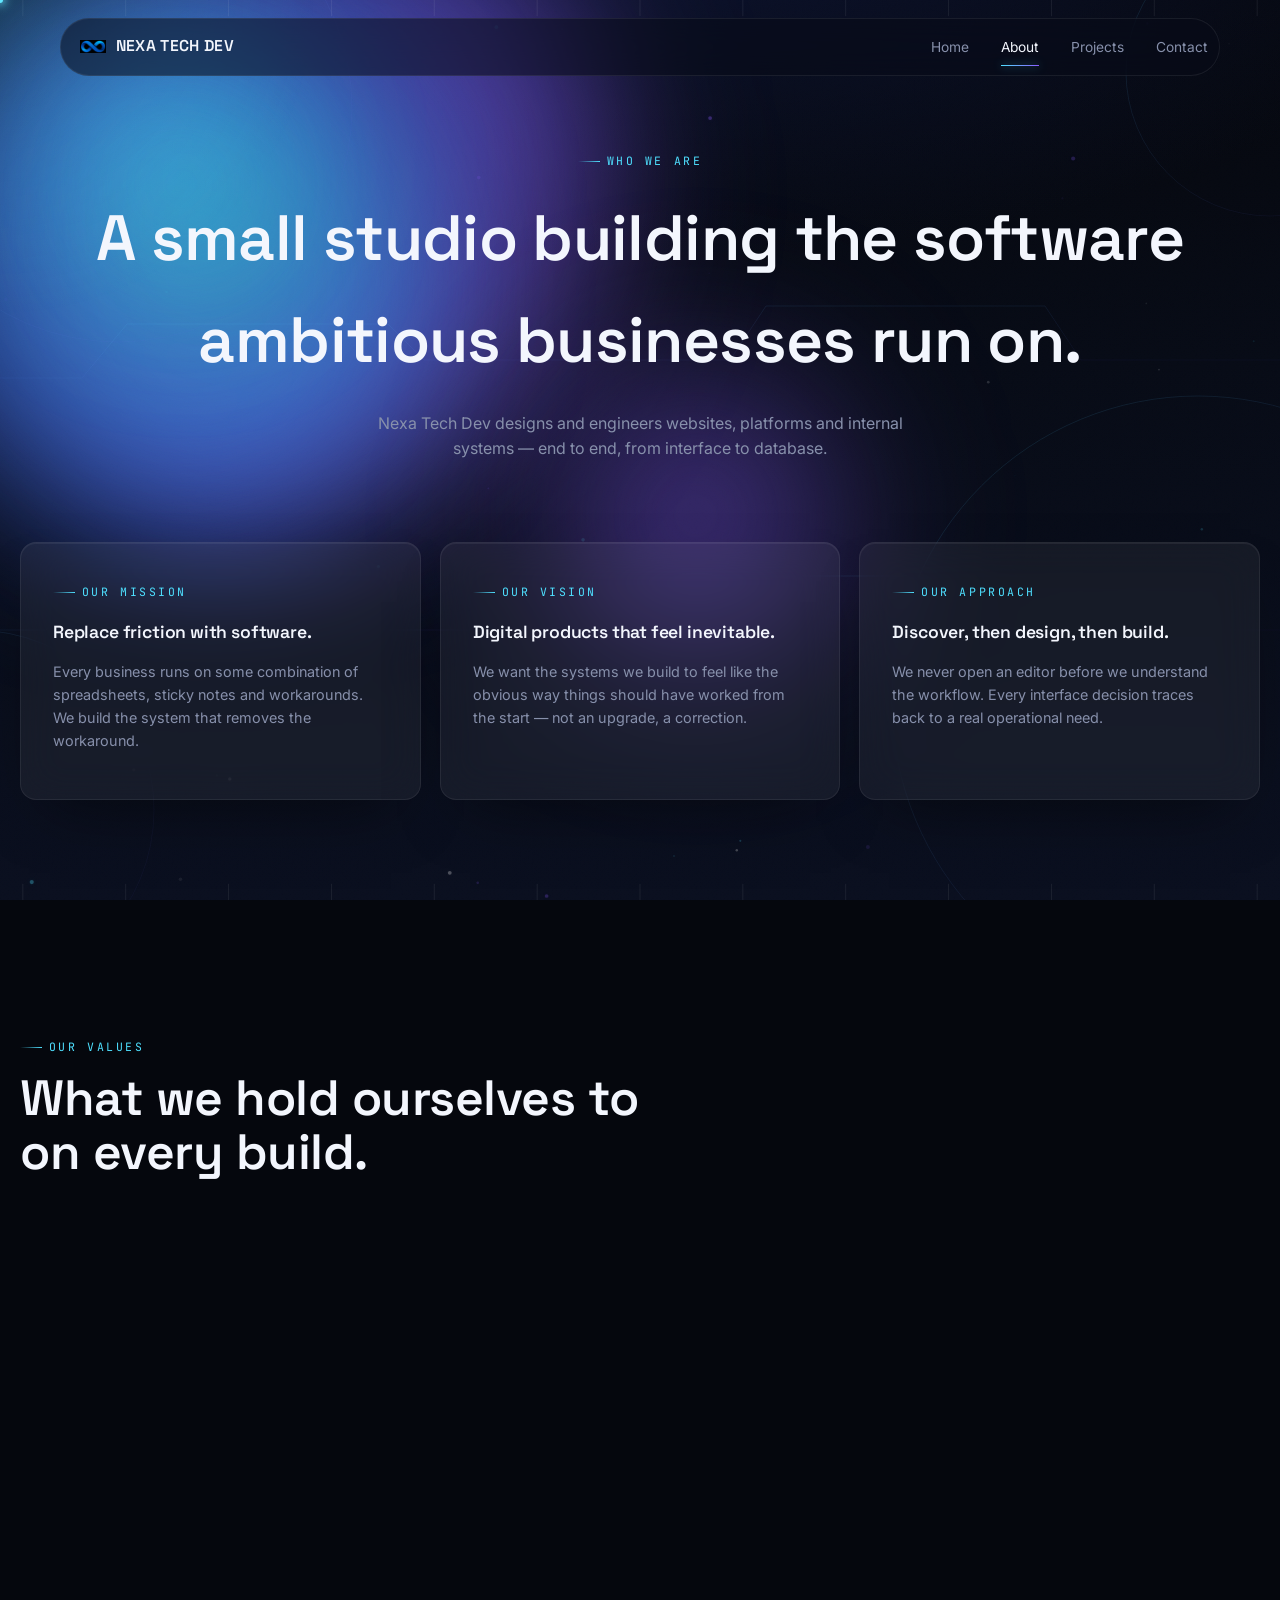
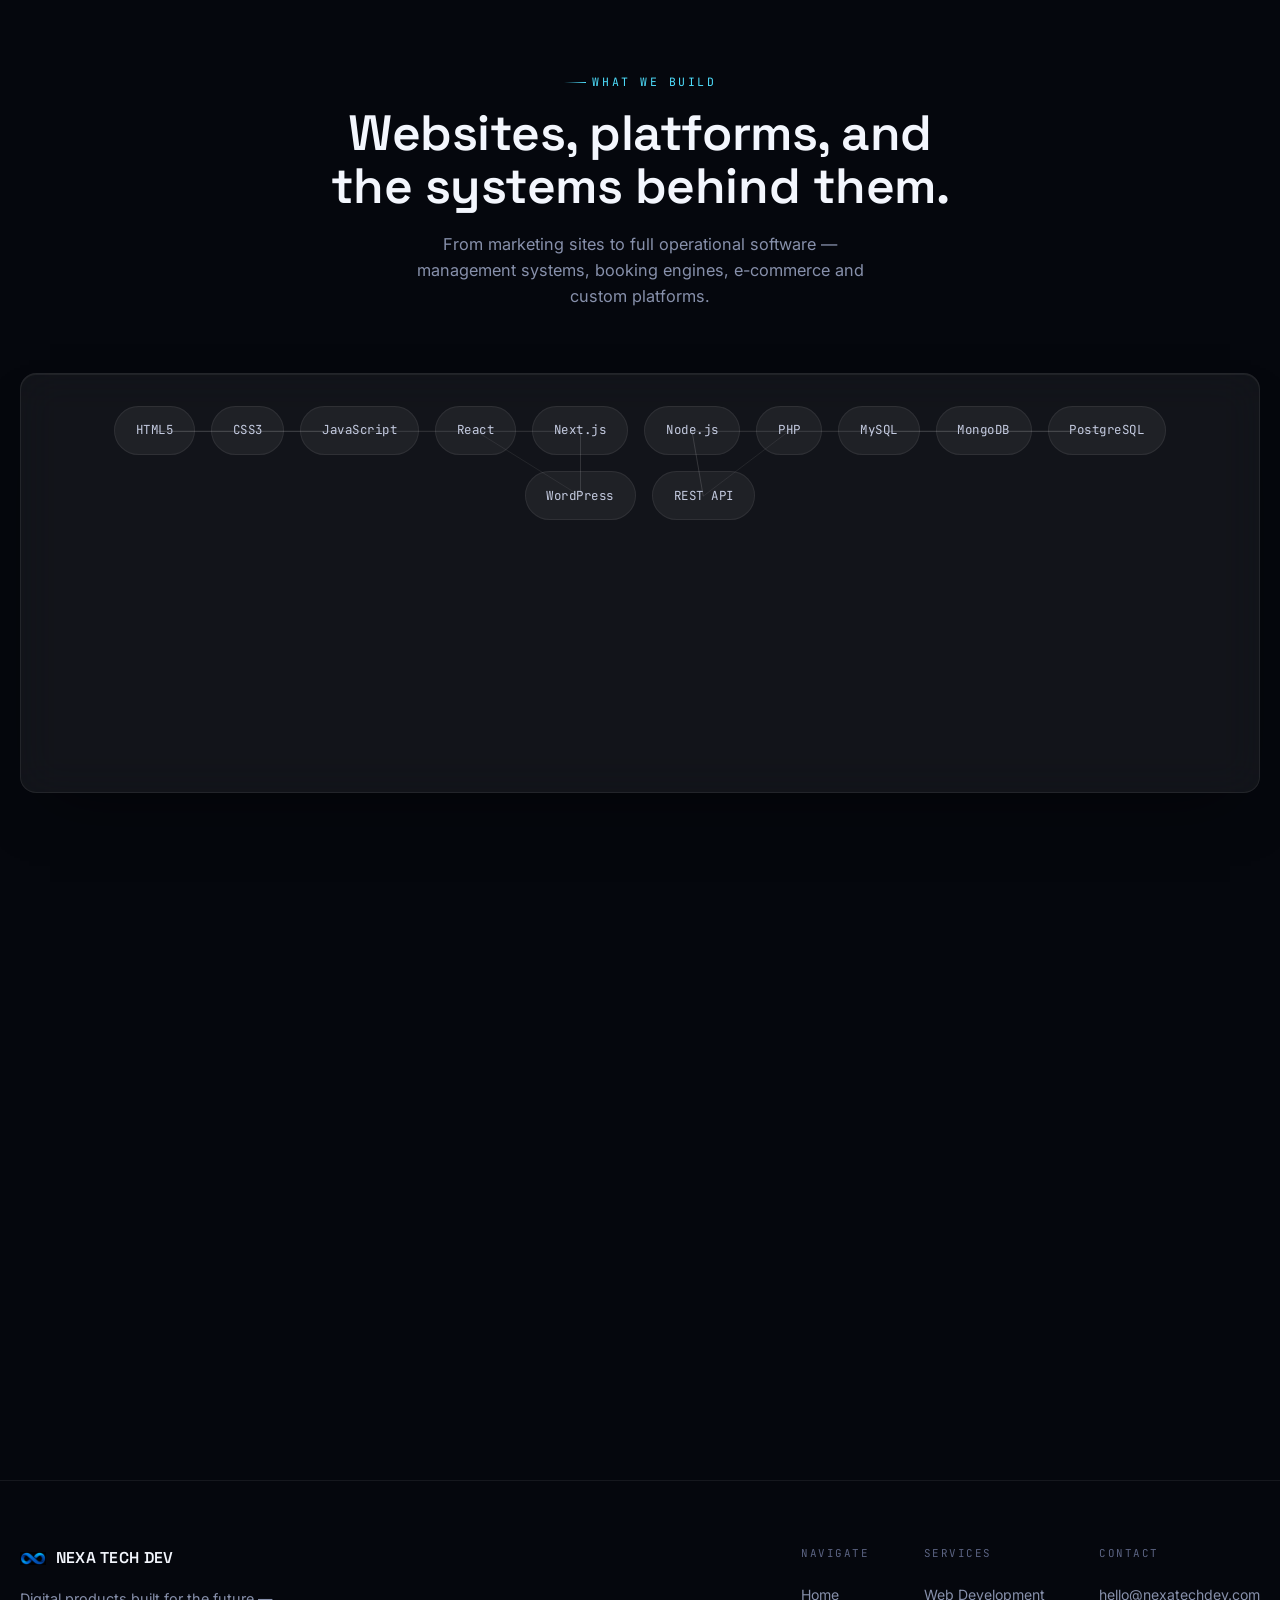
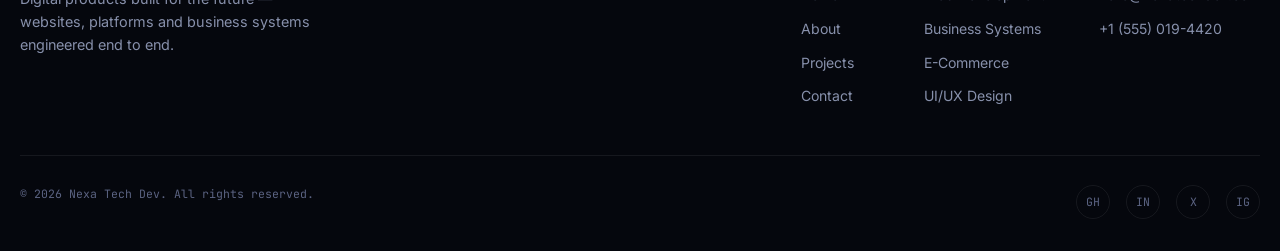
<file: about.html>
<!DOCTYPE html>
<html lang="en">
<head>
<meta charset="UTF-8">
<meta name="viewport" content="width=device-width, initial-scale=1.0">
<title>About — Nexa Tech Dev</title>
<meta name="description" content="Who Nexa Tech Dev is, what we build, and how we approach every digital product.">
<link rel="icon" href="assets/images/logo.png">
<link rel="stylesheet" href="css/style.css">
<link rel="stylesheet" href="css/animations.css">
<link rel="stylesheet" href="css/responsive.css">
</head>
<body>
<a href="#main" class="skip-link">Skip to content</a>

<div class="backdrop" aria-hidden="true"></div>
<canvas id="particle-canvas" aria-hidden="true"></canvas>

<div id="navbar-root"></div>

<main id="main">

  <section class="page-hero">
    <div class="container">
      <span class="eyebrow" style="justify-content:center;">Who We Are</span>
      <h1>A small studio building the software ambitious businesses run on.</h1>
      <p>Nexa Tech Dev designs and engineers websites, platforms and internal systems — end to end, from interface to database.</p>
    </div>
  </section>

  <section class="section" style="padding-top:2rem;">
    <div class="container">
      <div class="about-grid">
        <div class="glass about-card" data-reveal>
          <div class="glass__sweep"></div>
          <span class="eyebrow">Our Mission</span>
          <h3 style="margin-top:1rem;">Replace friction with software.</h3>
          <p>Every business runs on some combination of spreadsheets, sticky notes and workarounds. We build the system that removes the workaround.</p>
        </div>
        <div class="glass about-card" data-reveal style="--d:.1s">
          <div class="glass__sweep"></div>
          <span class="eyebrow">Our Vision</span>
          <h3 style="margin-top:1rem;">Digital products that feel inevitable.</h3>
          <p>We want the systems we build to feel like the obvious way things should have worked from the start — not an upgrade, a correction.</p>
        </div>
        <div class="glass about-card" data-reveal style="--d:.2s">
          <div class="glass__sweep"></div>
          <span class="eyebrow">Our Approach</span>
          <h3 style="margin-top:1rem;">Discover, then design, then build.</h3>
          <p>We never open an editor before we understand the workflow. Every interface decision traces back to a real operational need.</p>
        </div>
      </div>
    </div>
  </section>

  <section class="section">
    <div class="container">
      <div class="section-head">
        <span class="eyebrow">Our Values</span>
        <h2>What we hold ourselves to on every build.</h2>
      </div>
      <div class="values-row">
        <div class="glass about-card" data-reveal>
          <div class="glass__sweep"></div>
          <h3>Clarity</h3>
          <p>If a user has to guess, the interface has failed — regardless of how it looks.</p>
        </div>
        <div class="glass about-card" data-reveal style="--d:.08s">
          <div class="glass__sweep"></div>
          <h3>Craft</h3>
          <p>Motion, spacing and typography are treated as functional decisions, not decoration.</p>
        </div>
        <div class="glass about-card" data-reveal style="--d:.16s">
          <div class="glass__sweep"></div>
          <h3>Ownership</h3>
          <p>We build what we'd be comfortable maintaining ourselves, five years from now.</p>
        </div>
        <div class="glass about-card" data-reveal style="--d:.24s">
          <div class="glass__sweep"></div>
          <h3>Speed</h3>
          <p>A fast interface is a form of respect for the person using it.</p>
        </div>
      </div>
    </div>
  </section>

  <section class="section">
    <div class="container">
      <div class="section-head center">
        <span class="eyebrow">What We Build</span>
        <h2>Websites, platforms, and the systems behind them.</h2>
        <p>From marketing sites to full operational software — management systems, booking engines, e-commerce and custom platforms.</p>
      </div>
      <div class="tech-network glass">
        <div class="glass__sweep"></div>
        <svg></svg>
        <div class="tech-nodes">
          <div class="tech-node">HTML5</div>
          <div class="tech-node">CSS3</div>
          <div class="tech-node">JavaScript</div>
          <div class="tech-node">React</div>
          <div class="tech-node">Next.js</div>
          <div class="tech-node">Node.js</div>
          <div class="tech-node">PHP</div>
          <div class="tech-node">MySQL</div>
          <div class="tech-node">MongoDB</div>
          <div class="tech-node">PostgreSQL</div>
          <div class="tech-node">WordPress</div>
          <div class="tech-node">REST API</div>
        </div>
      </div>
    </div>
  </section>

  <section class="section">
    <div class="container">
      <div class="glass contact-panel" style="text-align:center;" data-reveal="scale">
        <div class="glass__sweep"></div>
        <span class="eyebrow" style="justify-content:center;">Have an Idea?</span>
        <h2 style="margin-top:1rem;">Let's build it.</h2>
        <div style="margin-top:2rem;">
          <a href="contact.html" class="btn btn--primary">Start a Project</a>
        </div>
      </div>
    </div>
  </section>

</main>

<div id="footer-root"></div>

<script src="js/storage.js"></script>
<script src="js/theme.js"></script>
<script src="js/main.js"></script>
<script src="js/fluid-background.js"></script>
<script src="js/particles.js"></script>
<script src="js/cursor.js"></script>
<script src="js/animations.js"></script>
</body>
</html>
</file>
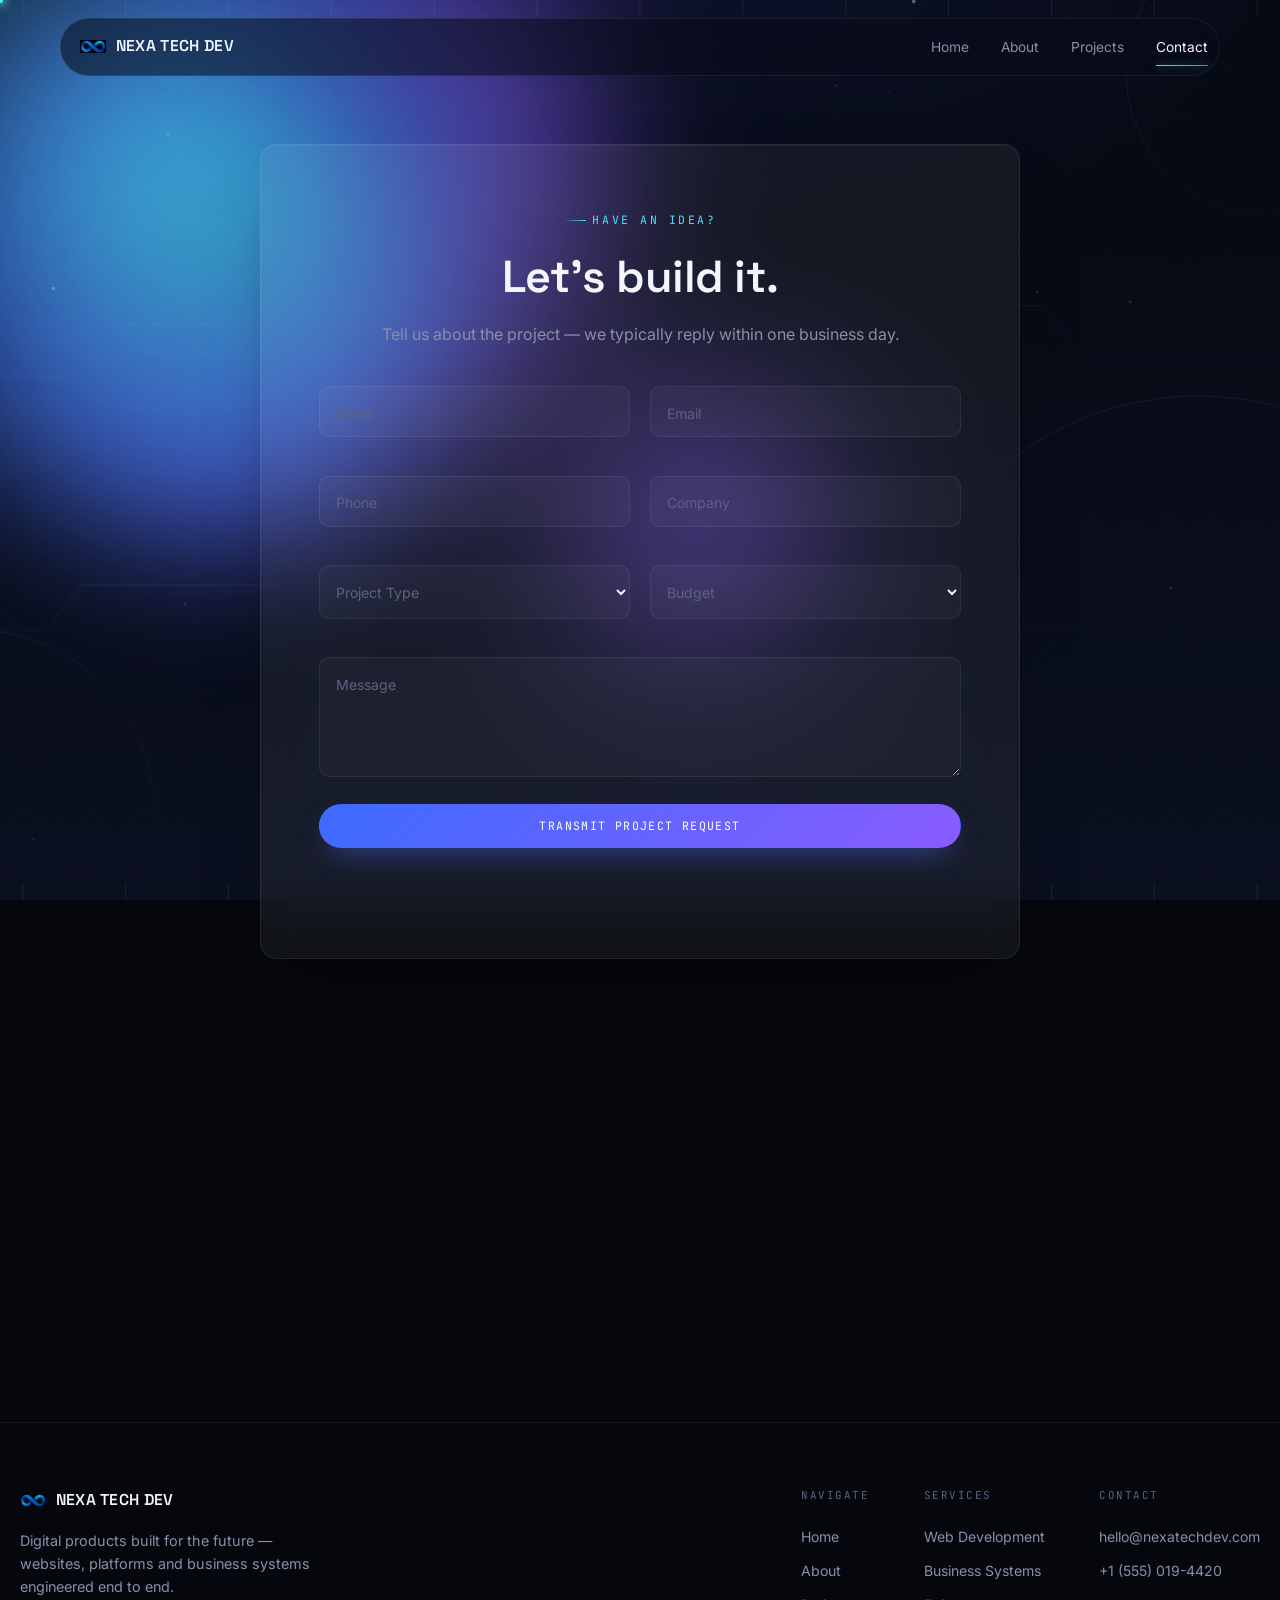
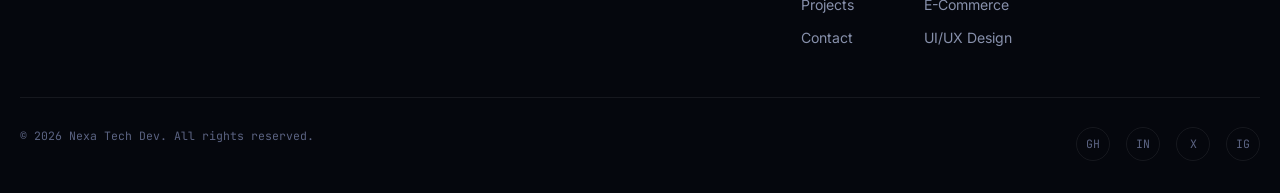
<file: contact.html>
<!DOCTYPE html>
<html lang="en">
<head>
<meta charset="UTF-8">
<meta name="viewport" content="width=device-width, initial-scale=1.0">
<title>Contact — Nexa Tech Dev</title>
<meta name="description" content="Tell Nexa Tech Dev about your project — websites, platforms and business systems built for the future.">
<link rel="icon" href="assets/images/logo.png">
<link rel="stylesheet" href="css/style.css">
<link rel="stylesheet" href="css/animations.css">
<link rel="stylesheet" href="css/responsive.css">
</head>
<body>
<a href="#main" class="skip-link">Skip to content</a>

<div class="backdrop" aria-hidden="true"></div>
<canvas id="particle-canvas" aria-hidden="true"></canvas>

<div id="navbar-root"></div>

<main id="main">

  <section class="section" style="padding-top:9rem;">
    <div class="container">
      <div class="glass contact-panel" data-reveal="scale">
        <div class="glass__sweep"></div>
        <div class="contact-panel__head">
          <span class="eyebrow" style="justify-content:center;">Have an Idea?</span>
          <h2>Let's build it.</h2>
          <p style="color:var(--ink-2); margin-top:.6rem;">Tell us about the project — we typically reply within one business day.</p>
        </div>

        <form id="contactForm" novalidate>
          <div class="field-grid">
            <div class="field">
              <input type="text" name="name" id="name" placeholder=" " required>
              <label for="name">Name</label>
              <span class="field-error">Enter your full name.</span>
            </div>
            <div class="field">
              <input type="email" name="email" id="email" placeholder=" " required>
              <label for="email">Email</label>
              <span class="field-error">Enter a valid email address.</span>
            </div>
            <div class="field">
              <input type="tel" name="phone" id="phone" placeholder=" ">
              <label for="phone">Phone</label>
            </div>
            <div class="field">
              <input type="text" name="company" id="company" placeholder=" ">
              <label for="company">Company</label>
            </div>
            <div class="field">
              <select name="projectType" id="projectType">
                <option value="" disabled selected hidden></option>
                <option>Website</option>
                <option>Web Application</option>
                <option>Management System</option>
                <option>E-Commerce</option>
                <option>Booking System</option>
                <option>Other</option>
              </select>
              <label for="projectType">Project Type</label>
            </div>
            <div class="field">
              <select name="budget" id="budget">
                <option value="" disabled selected hidden></option>
                <option>Under $5,000</option>
                <option>$5,000 – $15,000</option>
                <option>$15,000 – $40,000</option>
                <option>$40,000+</option>
              </select>
              <label for="budget">Budget</label>
            </div>
            <div class="field full">
              <textarea name="message" id="message" placeholder=" " required></textarea>
              <label for="message">Message</label>
              <span class="field-error">Tell us a little more about the project.</span>
            </div>
          </div>

          <div style="text-align:center;">
            <button type="submit" class="btn btn--primary" style="width:100%; justify-content:center;">Transmit Project Request</button>
          </div>
          <p class="submit-status" id="submitStatus" role="status" aria-live="polite"></p>
        </form>
      </div>
    </div>
  </section>

  <section class="section" style="padding-top:0;">
    <div class="container">
      <div class="about-grid">
        <div class="glass about-card" data-reveal>
          <div class="glass__sweep"></div>
          <h3>Email</h3>
          <p><a href="mailto:hello@nexatechdev.com" data-contact-email>hello@nexatechdev.com</a></p>
        </div>
        <div class="glass about-card" data-reveal style="--d:.08s">
          <div class="glass__sweep"></div>
          <h3>Phone</h3>
          <p><a href="tel:+15550194420" data-contact-phone>+1 (555) 019-4420</a></p>
        </div>
        <div class="glass about-card" data-reveal style="--d:.16s">
          <div class="glass__sweep"></div>
          <h3>Response Time</h3>
          <p>We reply to every project request within one business day.</p>
        </div>
      </div>
    </div>
  </section>

</main>

<div id="footer-root"></div>

<script src="js/storage.js"></script>
<script src="js/theme.js"></script>
<script src="js/main.js"></script>
<script src="js/fluid-background.js"></script>
<script src="js/particles.js"></script>
<script src="js/cursor.js"></script>
<script src="js/animations.js"></script>
<script src="js/contact.js"></script>
</body>
</html>
</file>
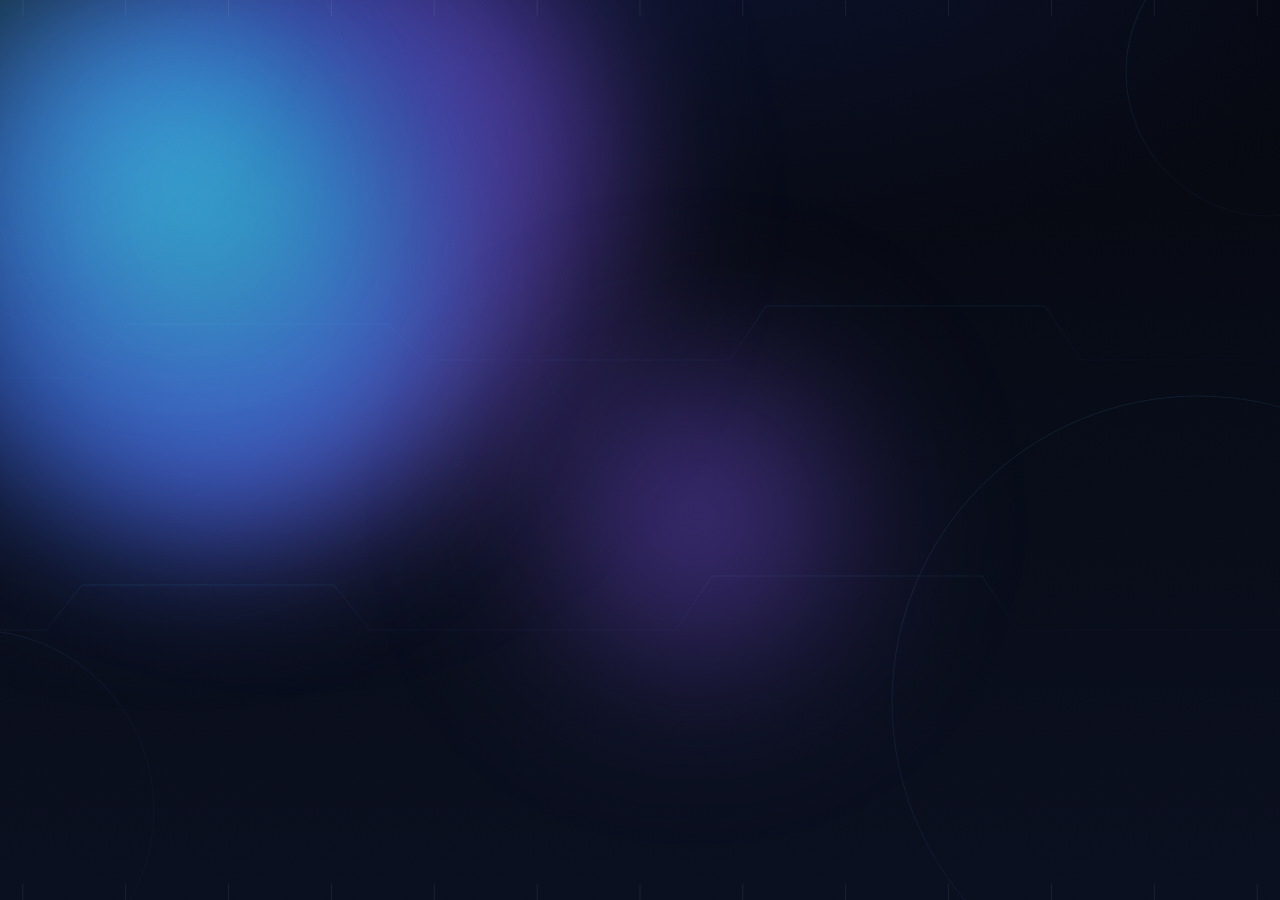
<file: admin/dashboard.html>
<!DOCTYPE html>
<html lang="en">
<head>
<meta charset="UTF-8">
<meta name="viewport" content="width=device-width, initial-scale=1.0">
<title>Dashboard — Nexa Admin</title>
<link rel="icon" href="../assets/images/logo.png">
<link rel="stylesheet" href="../css/style.css">
<link rel="stylesheet" href="../css/animations.css">
<link rel="stylesheet" href="../css/responsive.css">
<link rel="stylesheet" href="../css/admin.css">
</head>
<body class="admin">
<div class="backdrop" aria-hidden="true"></div>

<div class="admin-shell">
  <aside class="admin-side" id="adminSidebar"></aside>

  <main class="admin-main">
    <div class="admin-topbar">
      <div>
        <h1>Dashboard</h1>
        <p>An overview of your projects, services and incoming requests.</p>
      </div>
      <a href="../index.html" class="btn btn--ghost" target="_blank">View Live Site</a>
    </div>

    <div class="admin-grid" id="dashStats"></div>

    <div class="admin-panel">
      <div class="admin-panel__head">
        <h2>Recent Project Requests</h2>
        <a href="messages.html" class="btn btn--ghost" style="padding:.6rem 1.1rem;">View All</a>
      </div>
      <div id="dashRecentMessages"></div>
    </div>
  </main>
</div>

<script src="../js/storage.js"></script>
<script src="../js/admin.js"></script>
</body>
</html>
</file>
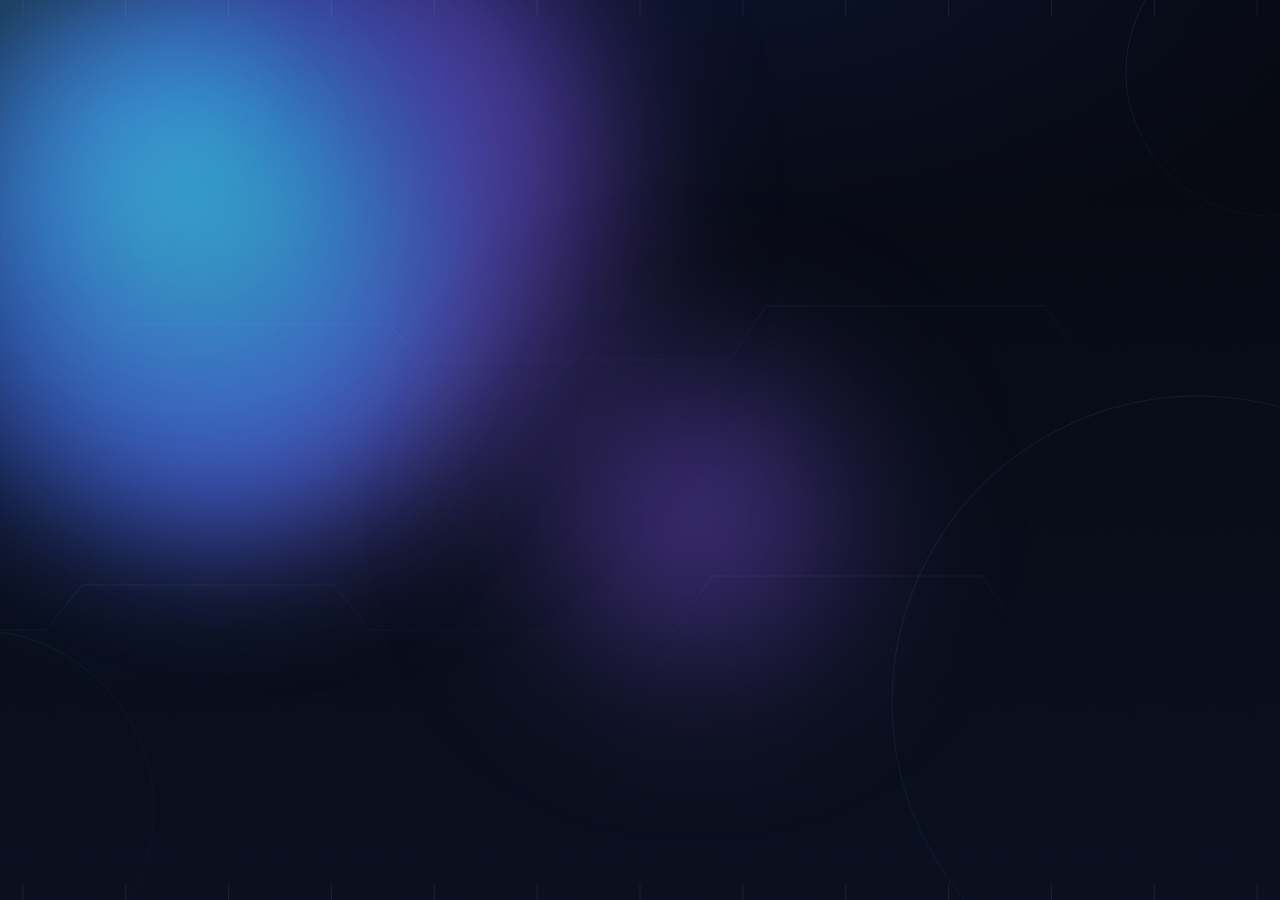
<file: admin/login.html>
<!DOCTYPE html>
<html lang="en">
<head>
<meta charset="UTF-8">
<meta name="viewport" content="width=device-width, initial-scale=1.0">
<title>Admin Login — Nexa Tech Dev</title>
<link rel="icon" href="../assets/images/logo.png">
<link rel="stylesheet" href="../css/style.css">
<link rel="stylesheet" href="../css/animations.css">
<link rel="stylesheet" href="../css/responsive.css">
<link rel="stylesheet" href="../css/admin.css">
</head>
<body class="admin">
<div class="backdrop" aria-hidden="true"></div>

<div class="admin-login">
  <div class="glass" data-reveal="scale">
    <div class="glass__sweep"></div>
    <img src="../assets/images/logo.png" alt="Nexa Tech Dev" style="width:38px; height:38px;">
    <h1>Nexa Admin</h1>
    <p>Sign in to manage projects, services and site content.</p>

    <form id="loginForm">
      <div class="field">
        <label for="loginEmail">Email</label>
        <input type="email" id="loginEmail" name="email" value="admin@nexatechdev.com" required>
      </div>
      <div class="field">
        <label for="loginPassword">Password</label>
        <input type="password" id="loginPassword" name="password" value="••••••••" required>
      </div>
      <button type="submit" class="btn btn--primary" style="width:100%; justify-content:center;">Sign In</button>
    </form>
    <p class="admin-login__hint">Demo admin — any credentials sign you in. Data is stored locally in this browser.</p>
  </div>
</div>

<script src="../js/storage.js"></script>
<script src="../js/main.js"></script>
<script src="../js/fluid-background.js"></script>
<script src="../js/admin.js"></script>
</body>
</html>
</file>
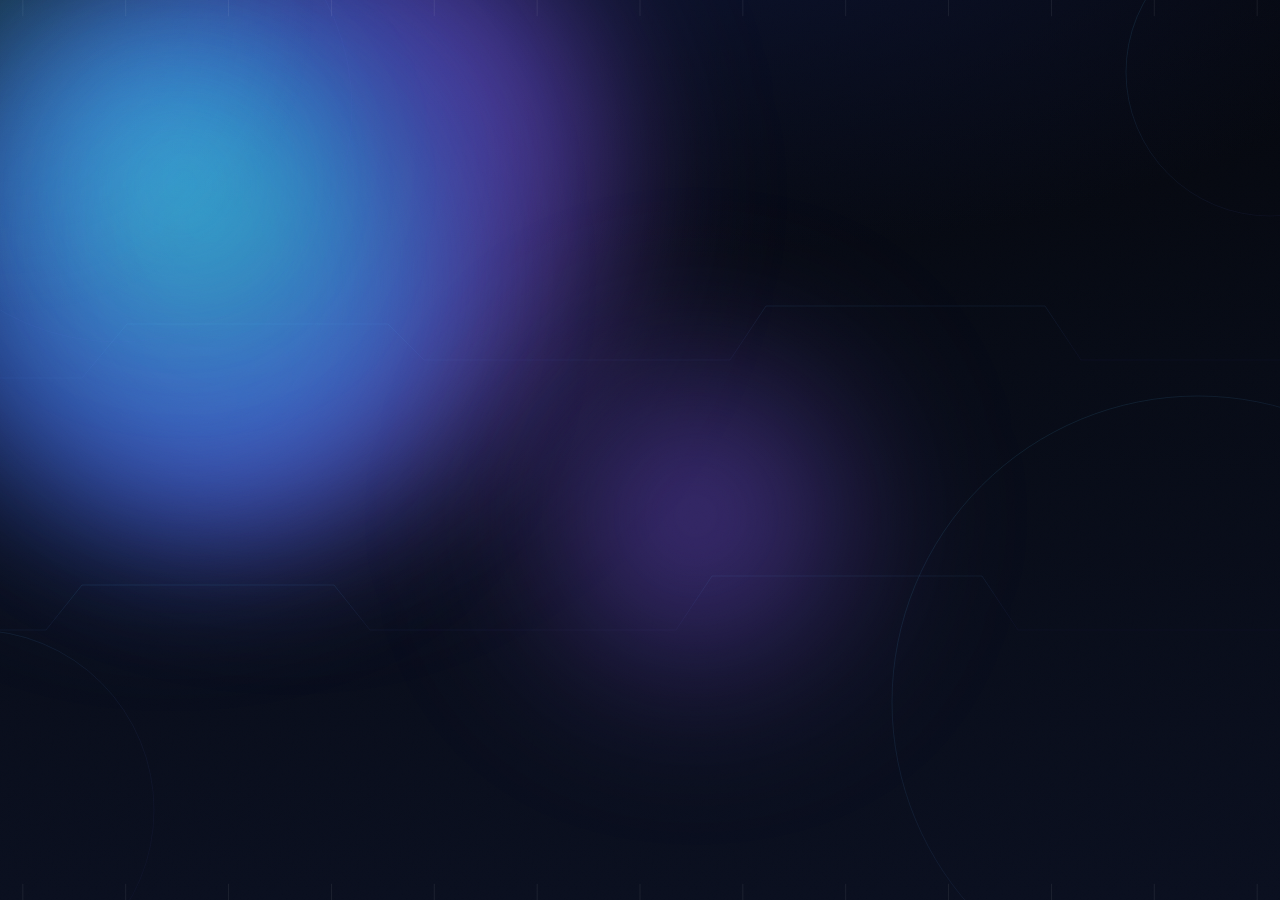
<file: admin/messages.html>
<!DOCTYPE html>
<html lang="en">
<head>
<meta charset="UTF-8">
<meta name="viewport" content="width=device-width, initial-scale=1.0">
<title>Messages — Nexa Admin</title>
<link rel="icon" href="../assets/images/logo.png">
<link rel="stylesheet" href="../css/style.css">
<link rel="stylesheet" href="../css/animations.css">
<link rel="stylesheet" href="../css/responsive.css">
<link rel="stylesheet" href="../css/admin.css">
</head>
<body class="admin">
<div class="backdrop" aria-hidden="true"></div>

<div class="admin-shell">
  <aside class="admin-side" id="adminSidebar"></aside>

  <main class="admin-main">
    <div class="admin-topbar">
      <div>
        <h1>Messages</h1>
        <p>Project requests submitted through the contact form.</p>
      </div>
    </div>

    <div class="admin-panel">
      <table class="admin-table">
        <thead>
          <tr><th>Name</th><th>Email</th><th>Project Type</th><th>Budget</th><th>Received</th><th>Actions</th></tr>
        </thead>
        <tbody id="messagesTableBody"></tbody>
      </table>
    </div>
  </main>
</div>

<script src="../js/storage.js"></script>
<script src="../js/admin.js"></script>
</body>
</html>
</file>
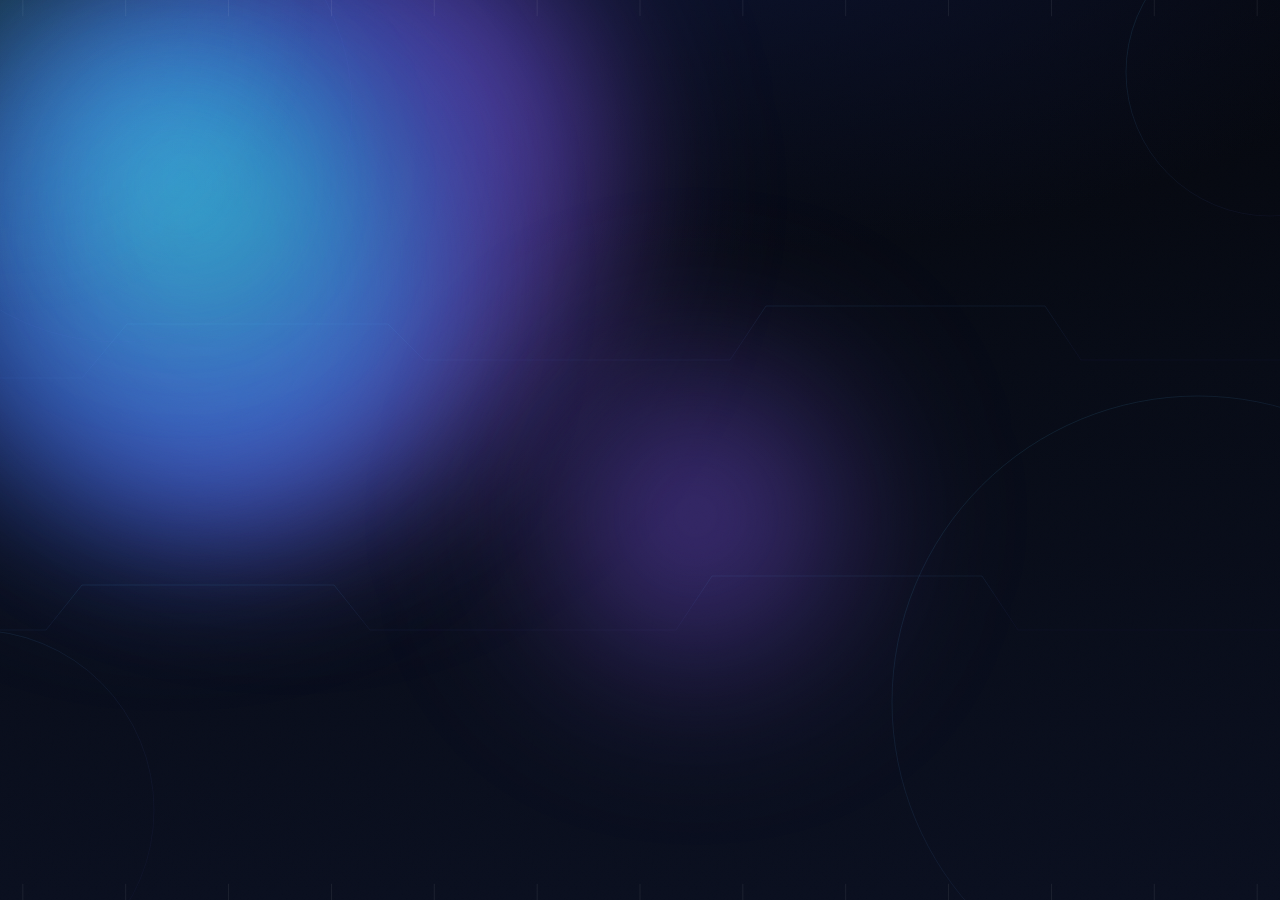
<file: admin/projects.html>
<!DOCTYPE html>
<html lang="en">
<head>
<meta charset="UTF-8">
<meta name="viewport" content="width=device-width, initial-scale=1.0">
<title>Projects — Nexa Admin</title>
<link rel="icon" href="../assets/images/logo.png">
<link rel="stylesheet" href="../css/style.css">
<link rel="stylesheet" href="../css/animations.css">
<link rel="stylesheet" href="../css/responsive.css">
<link rel="stylesheet" href="../css/admin.css">
</head>
<body class="admin">
<div class="backdrop" aria-hidden="true"></div>

<div class="admin-shell">
  <aside class="admin-side" id="adminSidebar"></aside>

  <main class="admin-main">
    <div class="admin-topbar">
      <div>
        <h1>Projects</h1>
        <p>Add, edit, feature and order the work shown on the public site.</p>
      </div>
      <button class="btn btn--primary" id="addProjectBtn">+ Add Project</button>
    </div>

    <div class="admin-panel">
      <table class="admin-table">
        <thead>
          <tr><th>Image</th><th>Name</th><th>Category</th><th>Status</th><th>Order</th><th>Actions</th></tr>
        </thead>
        <tbody id="projectsTableBody"></tbody>
      </table>
    </div>
  </main>
</div>

<!-- Add / Edit project modal -->
<div class="modal-overlay" id="projectModal">
  <div class="modal">
    <div class="modal__head">
      <h2 id="projectModalTitle">Add Project</h2>
      <button class="modal__close" id="projectModalClose" aria-label="Close">✕</button>
    </div>
    <form id="projectForm">
      <div class="admin-form">
        <div class="full">
          <label for="pf-name">Project Name</label>
          <input type="text" id="pf-name" name="name" required>
        </div>
        <div>
          <label for="pf-category">Category</label>
          <input type="text" id="pf-category" name="category" placeholder="e.g. e-commerce" required>
        </div>
        <div>
          <label for="pf-status">Status</label>
          <select id="pf-status" name="status">
            <option value="published">Published</option>
            <option value="draft">Draft</option>
          </select>
        </div>
        <div class="full">
          <label for="pf-description">Description</label>
          <textarea id="pf-description" name="description" required></textarea>
        </div>
        <div class="full">
          <label for="pf-technologies">Technologies (comma-separated)</label>
          <input type="text" id="pf-technologies" name="technologies" placeholder="React, Node.js, MongoDB">
        </div>
        <div class="full">
          <label for="pf-image">Image URL</label>
          <input type="url" id="pf-image" name="image" placeholder="https://...">
        </div>
        <div>
          <label for="pf-demo">Demo URL</label>
          <input type="url" id="pf-demo" name="demoUrl">
        </div>
        <div>
          <label for="pf-github">GitHub URL</label>
          <input type="url" id="pf-github" name="githubUrl">
        </div>
        <div>
          <label for="pf-order">Display Order</label>
          <input type="number" id="pf-order" name="order" min="1">
        </div>
      </div>
      <div class="modal__actions">
        <button type="button" class="btn btn--ghost" id="projectModalCancel">Cancel</button>
        <button type="submit" class="btn btn--primary">Save Project</button>
      </div>
    </form>
  </div>
</div>

<script src="../js/storage.js"></script>
<script src="../js/admin.js"></script>
</body>
</html>
</file>
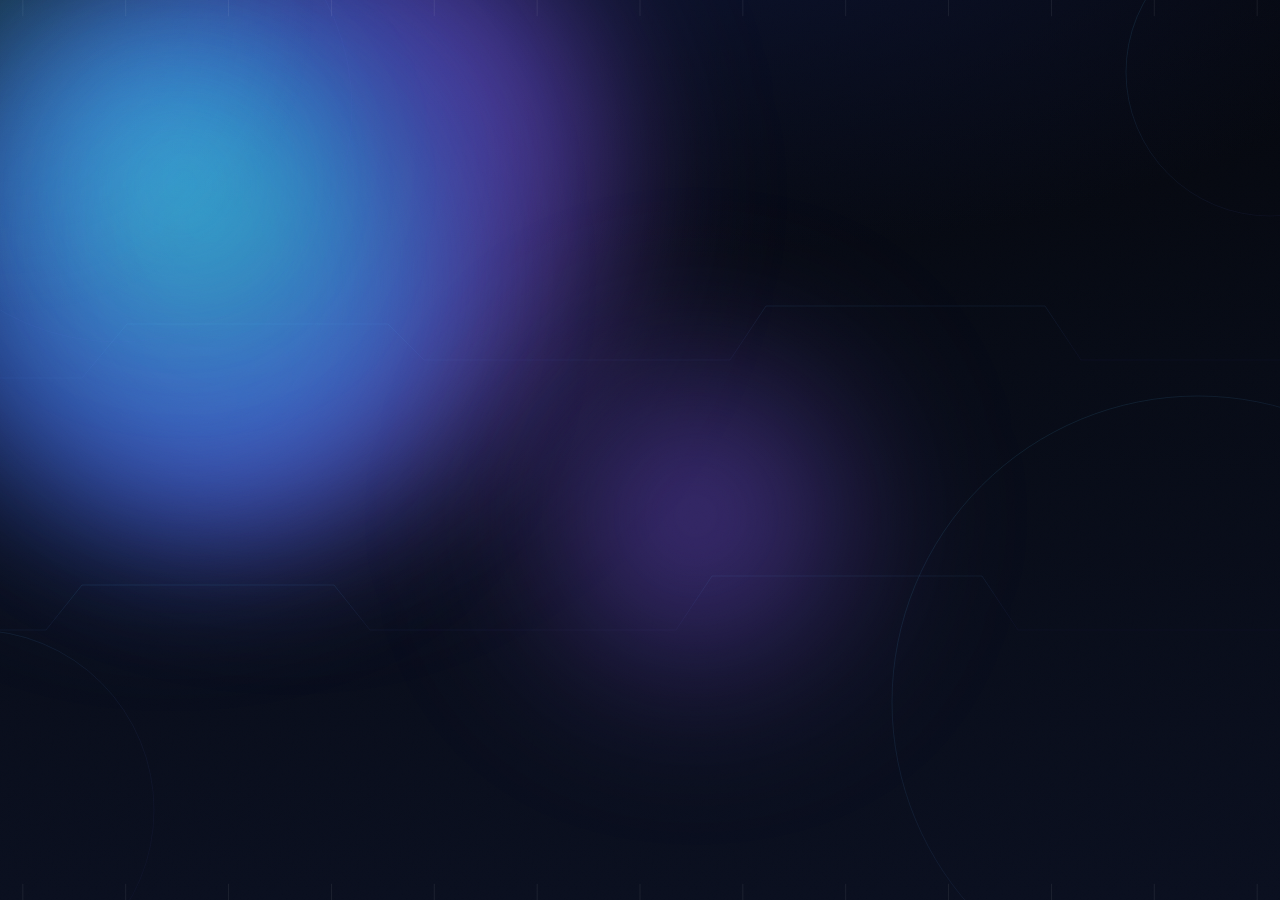
<file: admin/settings.html>
<!DOCTYPE html>
<html lang="en">
<head>
<meta charset="UTF-8">
<meta name="viewport" content="width=device-width, initial-scale=1.0">
<title>Settings — Nexa Admin</title>
<link rel="icon" href="../assets/images/logo.png">
<link rel="stylesheet" href="../css/style.css">
<link rel="stylesheet" href="../css/animations.css">
<link rel="stylesheet" href="../css/responsive.css">
<link rel="stylesheet" href="../css/admin.css">
</head>
<body class="admin">
<div class="backdrop" aria-hidden="true"></div>

<div class="admin-shell">
  <aside class="admin-side" id="adminSidebar"></aside>

  <main class="admin-main">
    <div class="admin-topbar">
      <div>
        <h1>Settings</h1>
        <p>Site content, contact details and the ambient-environment controls.</p>
      </div>
    </div>

    <form id="settingsForm">
      <div class="admin-panel">
        <div class="admin-panel__head"><h2>Hero Content</h2></div>
        <div class="admin-form">
          <div class="full">
            <label for="s-heroLabel">Eyebrow Label</label>
            <input type="text" id="s-heroLabel" name="heroLabel">
          </div>
          <div class="full">
            <label for="s-heroHeading">Heading</label>
            <textarea id="s-heroHeading" name="heroHeading"></textarea>
          </div>
          <div class="full">
            <label for="s-heroDescription">Description</label>
            <textarea id="s-heroDescription" name="heroDescription"></textarea>
          </div>
        </div>
      </div>

      <div class="admin-panel">
        <div class="admin-panel__head"><h2>Statistics</h2></div>
        <div class="admin-form">
          <div><label for="s-statValue0">Stat 1 Value</label><input type="number" id="s-statValue0" name="statValue0"></div>
          <div><label for="s-statLabel0">Stat 1 Label</label><input type="text" id="s-statLabel0" name="statLabel0"></div>
          <div><label for="s-statValue1">Stat 2 Value</label><input type="number" id="s-statValue1" name="statValue1"></div>
          <div><label for="s-statLabel1">Stat 2 Label</label><input type="text" id="s-statLabel1" name="statLabel1"></div>
          <div><label for="s-statValue2">Stat 3 Value</label><input type="number" id="s-statValue2" name="statValue2"></div>
          <div><label for="s-statLabel2">Stat 3 Label</label><input type="text" id="s-statLabel2" name="statLabel2"></div>
          <div><label for="s-statValue3">Stat 4 Value</label><input type="number" id="s-statValue3" name="statValue3"></div>
          <div><label for="s-statLabel3">Stat 4 Label</label><input type="text" id="s-statLabel3" name="statLabel3"></div>
        </div>
      </div>

      <div class="admin-panel">
        <div class="admin-panel__head"><h2>Contact &amp; Social Links</h2></div>
        <div class="admin-form">
          <div><label for="s-contactEmail">Contact Email</label><input type="email" id="s-contactEmail" name="contactEmail"></div>
          <div><label for="s-contactPhone">Contact Phone</label><input type="text" id="s-contactPhone" name="contactPhone"></div>
          <div><label for="s-socialGithub">GitHub URL</label><input type="url" id="s-socialGithub" name="socialGithub"></div>
          <div><label for="s-socialLinkedin">LinkedIn URL</label><input type="url" id="s-socialLinkedin" name="socialLinkedin"></div>
          <div><label for="s-socialTwitter">Twitter / X URL</label><input type="url" id="s-socialTwitter" name="socialTwitter"></div>
          <div><label for="s-socialInstagram">Instagram URL</label><input type="url" id="s-socialInstagram" name="socialInstagram"></div>
        </div>
      </div>

      <div class="admin-panel">
        <div class="admin-panel__head"><h2>Animation Controls</h2></div>

        <div class="toggle-row">
          <div class="toggle-row__label"><b>Fluid Background</b><span>Large flowing blob shapes behind the content.</span></div>
          <div class="switch"><input type="checkbox" id="s-fluidBackground" name="fluidBackground"><label for="s-fluidBackground"></label></div>
        </div>
        <div class="toggle-row">
          <div class="toggle-row__label"><b>Particles</b><span>Floating ambient particle field.</span></div>
          <div class="switch"><input type="checkbox" id="s-particles" name="particles"><label for="s-particles"></label></div>
        </div>
        <div class="toggle-row">
          <div class="toggle-row__label"><b>Custom Cursor</b><span>Glowing cursor replacement on desktop.</span></div>
          <div class="switch"><input type="checkbox" id="s-customCursor" name="customCursor"><label for="s-customCursor"></label></div>
        </div>
        <div class="toggle-row">
          <div class="toggle-row__label"><b>Parallax</b><span>Mouse-reactive depth on the background and hero.</span></div>
          <div class="switch"><input type="checkbox" id="s-parallax" name="parallax"><label for="s-parallax"></label></div>
        </div>
        <div class="toggle-row">
          <div class="toggle-row__label"><b>Card 3D Effect</b><span>Cards tilt subtly toward the cursor on hover.</span></div>
          <div class="switch"><input type="checkbox" id="s-card3d" name="card3d"><label for="s-card3d"></label></div>
        </div>
        <div class="toggle-row">
          <div class="toggle-row__label"><b>Ambient Glow</b><span>Cursor-following light glow behind content.</span></div>
          <div class="switch"><input type="checkbox" id="s-ambientGlow" name="ambientGlow"><label for="s-ambientGlow"></label></div>
        </div>
        <div class="toggle-row">
          <div class="toggle-row__label"><b>Animation Intensity</b><span>Overall particle density and motion strength.</span></div>
          <select id="s-intensity" name="intensity" style="width:160px; padding:.6rem .8rem; border-radius:8px; border:1px solid var(--border-soft); background:rgba(255,255,255,.03); color:var(--ink-0);">
            <option value="low">Low</option>
            <option value="medium">Medium</option>
            <option value="high">High</option>
          </select>
        </div>
      </div>

      <div style="display:flex; align-items:center; gap:1.2rem;">
        <button type="submit" class="btn btn--primary">Save Settings</button>
        <span id="settingsStatus" style="font-family:var(--mono); font-size:.78rem; color:var(--cyan);"></span>
      </div>
    </form>
  </main>
</div>

<script src="../js/storage.js"></script>
<script src="../js/admin.js"></script>
</body>
</html>
</file>
<file: css/style.css>
/* ==========================================================================
   NEXA TECH DEV — style.css
   Core design tokens, typography, layout and component styles.
   ========================================================================== */

@import url('https://fonts.googleapis.com/css2?family=Space+Grotesk:wght@400;500;600;700&family=Inter:wght@400;500;600&family=JetBrains+Mono:wght@400;500&display=swap');

:root{
  /* -------- atmosphere -------- */
  --bg-0:#05070d;
  --bg-1:#070b16;
  --bg-2:#0a0f1f;
  --panel:rgba(255,255,255,0.055);
  --panel-strong:rgba(255,255,255,0.09);
  --border:rgba(255,255,255,0.12);
  --border-soft:rgba(255,255,255,0.07);

  /* -------- signal colors -------- */
  --blue:#3d6bff;
  --cyan:#4fe0ff;
  --violet:#8a5cff;
  --violet-deep:#4b2fd6;
  --turquoise:#23e6c8;

  /* -------- text -------- */
  --ink-0:#f3f6fd;
  --ink-1:#c4cbe0;
  --ink-2:#8790ab;
  --ink-3:#5b6382;

  /* -------- type -------- */
  --display:'Space Grotesk', 'Inter', sans-serif;
  --body:'Inter', sans-serif;
  --mono:'JetBrains Mono', monospace;

  /* -------- rhythm -------- */
  --edge:1.25rem;
  --radius-s:10px;
  --radius-m:16px;
  --radius-l:26px;
  --max:1360px;

  --ease:cubic-bezier(.16,.8,.24,1);
  --dur-fast:.25s;
  --dur-mid:.6s;
  --dur-slow:1.1s;
}

*, *::before, *::after{ box-sizing:border-box; }
html{ scroll-behavior:smooth; }

@media (prefers-reduced-motion: reduce){
  html{ scroll-behavior:auto; }
  *, *::before, *::after{
    animation-duration:.001ms !important;
    animation-iteration-count:1 !important;
    transition-duration:.001ms !important;
    scroll-behavior:auto !important;
  }
}

body{
  margin:0;
  background:var(--bg-0);
  color:var(--ink-1);
  font-family:var(--body);
  font-size:16px;
  line-height:1.6;
  overflow-x:hidden;
  -webkit-font-smoothing:antialiased;
}

body.no-scroll{ overflow:hidden; height:100vh; }

img{ max-width:100%; display:block; }
a{ color:inherit; text-decoration:none; }
button{ font-family:inherit; cursor:pointer; }
ul{ list-style:none; margin:0; padding:0; }

::selection{ background:rgba(79,224,255,0.28); color:#fff; }

h1,h2,h3,h4{
  font-family:var(--display);
  color:var(--ink-0);
  margin:0;
  letter-spacing:-0.01em;
  font-weight:600;
}

.container{
  max-width:var(--max);
  margin:0 auto;
  padding:0 var(--edge);
  position:relative;
  z-index:2;
}

.eyebrow{
  font-family:var(--mono);
  font-size:.72rem;
  letter-spacing:.22em;
  text-transform:uppercase;
  color:var(--cyan);
  display:inline-flex;
  align-items:center;
  gap:.6em;
}
.eyebrow::before{
  content:'';
  width:22px; height:1px;
  background:linear-gradient(90deg, transparent, var(--cyan));
}

.section{
  position:relative;
  padding:clamp(4.5rem, 9vw, 8rem) 0;
}
.section-head{
  max-width:640px;
  margin-bottom:clamp(2.5rem, 5vw, 4rem);
}
.section-head h2{
  font-size:clamp(2rem, 4.4vw, 3.1rem);
  margin-top:.9rem;
  line-height:1.08;
}
.section-head p{
  margin-top:1.1rem;
  color:var(--ink-2);
  font-size:1.02rem;
  max-width:46ch;
}
.section-head.center{ margin-left:auto; margin-right:auto; text-align:center; }
.section-head.center p{ margin-left:auto; margin-right:auto; }

/* ==========================================================================
   BACKDROP LAYERS  (see fluid-background.js for generated blob motion)
   ========================================================================== */
.backdrop{
  position:fixed;
  inset:0;
  z-index:0;
  overflow:hidden;
  background:
    radial-gradient(ellipse 120% 70% at 50% -10%, #0c1330 0%, transparent 55%),
    linear-gradient(180deg, var(--bg-0), var(--bg-1) 40%, var(--bg-2));
  pointer-events:none;
}
.backdrop__grain{
  position:absolute; inset:-50%;
  width:200%; height:200%;
  opacity:.035;
  background-image:url("data:image/svg+xml,%3Csvg xmlns='http://www.w3.org/2000/svg' width='120' height='120'%3E%3Cfilter id='n'%3E%3CfeTurbulence type='fractalNoise' baseFrequency='0.85' numOctaves='2' stitchTiles='stitch'/%3E%3C/filter%3E%3Crect width='100%25' height='100%25' filter='url(%23n)'/%3E%3C/svg%3E");
  mix-blend-mode:overlay;
}
.backdrop__lines{
  position:absolute; inset:0;
  opacity:.16;
}
.backdrop__lines svg{ width:100%; height:100%; }
.blob-parallax{
  position:absolute;
  inset:0;
  transition:transform .1s linear;
  will-change:transform;
}
.backdrop__blob{
  position:absolute;
  filter:blur(70px);
  will-change:transform;
  opacity:.55;
  border-radius:50%;
  mix-blend-mode:screen;
}
.backdrop__glow{
  position:absolute;
  width:640px; height:640px;
  border-radius:50%;
  background:radial-gradient(circle, rgba(79,224,255,0.16), transparent 70%);
  transform:translate(-50%,-50%);
  pointer-events:none;
  transition:opacity .4s var(--ease);
  will-change:left, top;
}
#particle-canvas{
  position:fixed; inset:0; z-index:1;
  pointer-events:none;
}

/* ==========================================================================
   CUSTOM CURSOR
   ========================================================================== */
.cursor-dot, .cursor-ring{
  position:fixed;
  top:0; left:0;
  border-radius:50%;
  pointer-events:none;
  z-index:9999;
  transform:translate(-50%,-50%);
  mix-blend-mode:screen;
}
.cursor-dot{
  width:6px; height:6px;
  background:var(--cyan);
  box-shadow:0 0 10px 2px rgba(79,224,255,.9);
}
.cursor-ring{
  width:34px; height:34px;
  border:1px solid rgba(79,224,255,.55);
  transition:width .28s var(--ease), height .28s var(--ease), border-color .28s var(--ease), background .28s var(--ease);
  display:flex; align-items:center; justify-content:center;
  font-family:var(--mono); font-size:.58rem; letter-spacing:.14em;
  color:var(--bg-0); text-transform:uppercase; text-align:center;
  background:transparent;
}
.cursor-ring.is-card{ width:64px; height:64px; border-color:rgba(79,224,255,.75); }
.cursor-ring.is-button{ width:52px; height:52px; background:var(--cyan); border-color:var(--cyan); }
.cursor-ring.is-project{ width:96px; height:96px; background:var(--cyan); border-color:var(--cyan); color:#04121a; font-weight:600; }
.cursor-ring.is-project::after{ content:'VIEW PROJECT'; }
.cursor-ring.is-hidden{ opacity:0; }

/* ==========================================================================
   INTRO OVERLAY
   ========================================================================== */
.intro{
  position:fixed; inset:0; z-index:10000;
  background:var(--bg-0);
  display:flex; align-items:center; justify-content:center;
  flex-direction:column;
  transition:opacity 1s var(--ease), visibility 1s var(--ease);
}
.intro.is-hidden{ opacity:0; visibility:hidden; }
.intro__word{
  font-family:var(--display);
  font-size:clamp(1.6rem, 5vw, 3rem);
  color:var(--ink-0);
  letter-spacing:.02em;
  opacity:0;
  position:absolute;
}
.intro__word.is-active{ animation:introWord 1.4s var(--ease) forwards; }
.intro__bar{
  position:absolute; bottom:14%;
  width:180px; height:2px;
  background:rgba(255,255,255,.08);
  overflow:hidden;
  border-radius:2px;
}
.intro__bar::after{
  content:'';
  position:absolute; inset:0;
  background:linear-gradient(90deg, var(--blue), var(--cyan));
  transform:translateX(-100%);
  animation:introBar 3.2s var(--ease) forwards;
}
@keyframes introWord{
  0%{ opacity:0; transform:translateY(14px) scale(.96); filter:blur(6px); }
  30%{ opacity:1; transform:translateY(0) scale(1); filter:blur(0); }
  78%{ opacity:1; }
  100%{ opacity:0; transform:translateY(-10px); filter:blur(4px); }
}
@keyframes introBar{ to{ transform:translateX(0); } }

/* ==========================================================================
   NAVBAR
   ========================================================================== */
.navbar{
  position:fixed; top:18px; left:0; right:0;
  z-index:500;
  display:flex; justify-content:center;
}
.navbar__inner{
  width:min(1160px, calc(100% - 2.4rem));
  display:flex; align-items:center; justify-content:space-between;
  padding:.65rem .7rem .65rem 1.2rem;
  border-radius:100px;
  background:rgba(8,12,24,0.55);
  border:1px solid var(--border-soft);
  backdrop-filter:blur(18px);
  -webkit-backdrop-filter:blur(18px);
  transition:background .4s var(--ease), border-color .4s var(--ease), box-shadow .4s var(--ease);
}
.navbar.is-scrolled .navbar__inner{
  background:rgba(7,11,22,0.82);
  border-color:var(--border);
  box-shadow:0 20px 50px -20px rgba(0,0,0,.6);
}
.navbar__brand{
  display:flex; align-items:center; gap:.6rem;
  font-family:var(--display); font-weight:600;
  color:var(--ink-0); font-size:.98rem; letter-spacing:.02em;
}
.navbar__brand img{ width:26px; height:26px; object-fit:contain; }
.navbar__links{
  display:flex; align-items:center; gap:2rem;
}
.navbar__links a{
  position:relative;
  font-size:.86rem; color:var(--ink-2);
  padding:.4rem 0;
  transition:color .3s var(--ease);
}
.navbar__links a::after{
  content:'';
  position:absolute; left:0; right:0; bottom:-2px;
  height:1px;
  background:linear-gradient(90deg, var(--cyan), var(--violet));
  transform:scaleX(0);
  transform-origin:left;
  transition:transform .35s var(--ease);
  box-shadow:0 0 8px rgba(79,224,255,.7);
}
.navbar__links a:hover,
.navbar__links a.is-active{ color:var(--ink-0); }
.navbar__links a:hover::after,
.navbar__links a.is-active::after{ transform:scaleX(1); }

.btn{
  font-family:var(--mono);
  font-size:.72rem;
  letter-spacing:.12em;
  text-transform:uppercase;
  padding:.85rem 1.5rem;
  border-radius:100px;
  display:inline-flex; align-items:center; gap:.6rem;
  border:1px solid var(--border);
  transition:transform .35s var(--ease), border-color .35s var(--ease), background .35s var(--ease), box-shadow .35s var(--ease), color .35s var(--ease);
  white-space:nowrap;
}
.btn--primary{
  background:linear-gradient(135deg, var(--blue), var(--violet));
  color:#fff;
  border-color:transparent;
  box-shadow:0 12px 30px -12px rgba(79,110,255,.65);
}
.btn--primary:hover{ transform:translateY(-2px); box-shadow:0 18px 40px -14px rgba(79,224,255,.65); }
.btn--ghost{
  background:var(--panel);
  color:var(--ink-0);
}
.btn--ghost:hover{ border-color:rgba(79,224,255,.6); color:var(--cyan); box-shadow:0 0 24px -8px rgba(79,224,255,.5); }
.navbar__cta{ display:none; }
.navbar__toggle{
  display:none;
  width:40px; height:40px;
  border-radius:50%;
  border:1px solid var(--border);
  background:var(--panel);
  align-items:center; justify-content:center;
}
.navbar__toggle span{
  position:relative; width:16px; height:1px; background:var(--ink-0);
}
.navbar__toggle span::before, .navbar__toggle span::after{
  content:''; position:absolute; left:0; width:16px; height:1px; background:var(--ink-0);
}
.navbar__toggle span::before{ top:-5px; }
.navbar__toggle span::after{ top:5px; }

/* ==========================================================================
   HERO
   ========================================================================== */
.hero{
  min-height:100svh;
  display:flex; align-items:center;
  padding-top:7rem;
  position:relative;
}
.hero__grid{
  display:grid;
  grid-template-columns:1.05fr .95fr;
  gap:3rem;
  align-items:center;
}
.hero__content{ opacity:0; transform:translateY(24px); animation:none; }
.hero__content.reveal{ animation:heroIn 1s var(--ease) forwards; }
.hero__content h1{
  font-size:clamp(2.4rem, 5.4vw, 4.4rem);
  line-height:1.04;
  margin-top:1.1rem;
  max-width:14ch;
}
.hero__content p{
  margin-top:1.4rem;
  color:var(--ink-2);
  font-size:1.08rem;
  max-width:44ch;
}
.hero__actions{
  display:flex; gap:1rem; margin-top:2.2rem; flex-wrap:wrap;
}
.hero__meta{
  display:flex; gap:2.4rem; margin-top:3.2rem;
  font-family:var(--mono); font-size:.72rem; letter-spacing:.08em; color:var(--ink-3);
}
.hero__meta b{ display:block; color:var(--ink-0); font-family:var(--display); font-size:1.15rem; font-weight:600; letter-spacing:0; }

@keyframes heroIn{
  to{ opacity:1; transform:translateY(0); }
}

/* -------- NEXA CORE (hero visual) -------- */
.core-wrap{
  position:relative;
  aspect-ratio:1/1;
  width:100%;
  max-width:560px;
  margin:0 auto;
  opacity:0;
  transform:scale(.86);
}
.core-wrap.reveal{ animation:coreIn 1.4s var(--ease) .3s forwards; }
@keyframes coreIn{ to{ opacity:1; transform:scale(1); } }
.core-wrap svg{ width:100%; height:100%; overflow:visible; }
.core-ring{ transform-origin:300px 300px; }
.core-node{ filter:drop-shadow(0 0 6px rgba(79,224,255,.9)); }
.core-label{
  position:absolute; inset:0;
  display:flex; align-items:center; justify-content:center;
  flex-direction:column; text-align:center;
  pointer-events:none;
}
.core-label b{
  font-family:var(--mono); font-size:.62rem; letter-spacing:.3em;
  color:var(--ink-3); text-transform:uppercase;
}
.core-label span{
  font-family:var(--display); font-size:1.6rem; color:var(--ink-0); margin-top:.3rem;
}

/* ==========================================================================
   GLASS PANEL / CARD SYSTEM
   ========================================================================== */
.glass{
  position:relative;
  background:var(--panel);
  border:1px solid var(--border-soft);
  border-radius:var(--radius-m);
  backdrop-filter:blur(20px);
  -webkit-backdrop-filter:blur(20px);
  box-shadow:0 30px 60px -30px rgba(0,0,0,.55), inset 0 1px 0 rgba(255,255,255,.06);
  transition:border-color .4s var(--ease), box-shadow .4s var(--ease), background .4s var(--ease), transform .35s var(--ease);
}
.glass::before{
  content:'';
  position:absolute; inset:0;
  border-radius:inherit;
  padding:1px;
  background:linear-gradient(140deg, rgba(79,224,255,0), rgba(79,224,255,0));
  -webkit-mask:linear-gradient(#000 0 0) content-box, linear-gradient(#000 0 0);
  -webkit-mask-composite:xor;
  mask-composite:exclude;
  opacity:0;
  transition:opacity .4s var(--ease), background .4s var(--ease);
  pointer-events:none;
}
.glass.is-active,
.glass:hover{
  border-color:rgba(79,224,255,.35);
  box-shadow:0 30px 70px -28px rgba(0,0,0,.6), 0 0 40px -12px rgba(79,224,255,.35), inset 0 1px 0 rgba(255,255,255,.1);
}
.glass.is-active::before,
.glass:hover::before{
  opacity:1;
  background:linear-gradient(140deg, rgba(79,224,255,.9), rgba(138,92,255,.5));
}
.glass__sweep{
  position:absolute; inset:0;
  border-radius:inherit;
  overflow:hidden;
  pointer-events:none;
}
.glass__sweep::after{
  content:'';
  position:absolute; top:0; bottom:0;
  width:40%;
  left:-60%;
  background:linear-gradient(100deg, transparent, rgba(255,255,255,.14), transparent);
  transition:left .7s var(--ease);
}
.glass:hover .glass__sweep::after{ left:130%; }

/* -------- stat cards -------- */
.stats{
  display:grid;
  grid-template-columns:repeat(4, 1fr);
  gap:1.2rem;
}
.stat-card{
  padding:1.8rem 1.6rem;
  text-align:left;
}
.stat-card b{
  font-family:var(--display);
  font-size:clamp(2.1rem, 3.4vw, 2.7rem);
  background:linear-gradient(135deg, #fff, var(--cyan));
  -webkit-background-clip:text; background-clip:text; color:transparent;
  display:block;
}
.stat-card span{
  font-family:var(--mono); font-size:.68rem; letter-spacing:.14em;
  color:var(--ink-3); text-transform:uppercase;
}

/* -------- service cards -------- */
.services-grid{
  display:grid;
  grid-template-columns:repeat(4, 1fr);
  gap:1.2rem;
}
.service-card{
  padding:2rem 1.7rem;
  opacity:0; transform:translateY(30px);
}
.service-card.reveal{ animation:cardIn .8s var(--ease) forwards; }
.service-card__icon{
  width:46px; height:46px;
  border-radius:12px;
  display:flex; align-items:center; justify-content:center;
  background:linear-gradient(140deg, rgba(79,224,255,.16), rgba(138,92,255,.1));
  border:1px solid var(--border-soft);
  color:var(--cyan);
  margin-bottom:1.4rem;
  transition:transform .4s var(--ease), box-shadow .4s var(--ease);
}
.service-card:hover .service-card__icon{ transform:translateY(-3px) scale(1.05); box-shadow:0 0 24px -6px rgba(79,224,255,.6); }
.service-card h3{ font-size:1.05rem; font-weight:600; }
.service-card p{ margin-top:.6rem; font-size:.9rem; color:var(--ink-2); }
.service-card__index{
  position:absolute; top:1.4rem; right:1.6rem;
  font-family:var(--mono); font-size:.68rem; color:var(--ink-3);
}
@keyframes cardIn{ to{ opacity:1; transform:translateY(0); } }

/* -------- project panels -------- */
.projects-filter{
  display:flex; flex-wrap:wrap; gap:.6rem;
  margin-bottom:2.4rem;
}
.projects-filter button{
  font-family:var(--mono); font-size:.68rem; letter-spacing:.1em; text-transform:uppercase;
  padding:.62rem 1.1rem;
  border-radius:100px;
  border:1px solid var(--border-soft);
  background:var(--panel);
  color:var(--ink-2);
  transition:all .3s var(--ease);
}
.projects-filter button:hover{ color:var(--ink-0); border-color:var(--border); }
.projects-filter button.is-active{
  color:#04121a;
  background:linear-gradient(135deg, var(--cyan), var(--blue));
  border-color:transparent;
}

.projects-grid{
  display:grid;
  grid-template-columns:repeat(3, 1fr);
  gap:1.4rem;
}
.project-card{
  overflow:hidden;
  cursor:pointer;
  transition:transform .5s var(--ease), border-color .4s var(--ease), box-shadow .4s var(--ease), opacity .4s var(--ease);
}
.project-card__media{
  position:relative;
  aspect-ratio:4/3;
  overflow:hidden;
  border-radius:var(--radius-m) var(--radius-m) 0 0;
}
.project-card__media img{
  width:100%; height:100%; object-fit:cover;
  transition:transform .8s var(--ease), filter .8s var(--ease);
  filter:saturate(.9) brightness(.82);
}
.project-card:hover .project-card__media img{ transform:scale(1.08); filter:saturate(1) brightness(.92); }
.project-card__media::after{
  content:'';
  position:absolute; inset:0;
  background:linear-gradient(180deg, transparent 40%, rgba(5,7,13,.9));
}
.project-card__tag{
  position:absolute; top:1rem; left:1rem;
  font-family:var(--mono); font-size:.6rem; letter-spacing:.12em; text-transform:uppercase;
  padding:.35rem .7rem;
  border-radius:100px;
  background:rgba(5,9,18,.65);
  border:1px solid var(--border-soft);
  color:var(--cyan);
  backdrop-filter:blur(6px);
}
.project-card__body{ padding:1.5rem 1.5rem 1.7rem; }
.project-card__body h3{ font-size:1.08rem; }
.project-card__body p{ font-size:.87rem; color:var(--ink-2); margin-top:.5rem; }
.project-card__tech{
  display:flex; flex-wrap:wrap; gap:.4rem;
  margin-top:1.1rem;
}
.project-card__tech span{
  font-family:var(--mono); font-size:.62rem; letter-spacing:.06em;
  padding:.28rem .6rem;
  border-radius:100px;
  border:1px solid var(--border-soft);
  color:var(--ink-3);
}
.project-card.fade-out{ opacity:0; transform:scale(.92); }
.project-card.fade-in{ animation:cardIn .6s var(--ease) forwards; }

/* -------- technology network -------- */
.tech-network{
  position:relative;
  min-height:420px;
  padding:2rem;
}
.tech-network svg{ position:absolute; inset:0; width:100%; height:100%; pointer-events:none; }
.tech-network svg line{ stroke:rgba(255,255,255,.08); stroke-width:1; transition:stroke .4s var(--ease); }
.tech-network svg line.is-lit{ stroke:rgba(79,224,255,.6); }
.tech-nodes{ position:relative; display:flex; flex-wrap:wrap; gap:1rem; justify-content:center; align-items:center; z-index:2; }
.tech-node{
  padding:.85rem 1.3rem;
  border-radius:100px;
  font-family:var(--mono); font-size:.78rem; letter-spacing:.04em;
  border:1px solid var(--border-soft);
  background:var(--panel);
  color:var(--ink-1);
  transition:all .35s var(--ease);
  position:relative;
}
.tech-node:hover, .tech-node.is-active{
  color:#04121a;
  background:linear-gradient(135deg, var(--cyan), var(--violet));
  border-color:transparent;
  box-shadow:0 0 30px -8px rgba(79,224,255,.7);
  transform:translateY(-3px);
}

/* -------- timeline (process) -------- */
.timeline{
  position:relative;
  margin-top:3rem;
}
.timeline__track{
  position:absolute;
  left:24px; top:0; bottom:0;
  width:2px;
  background:rgba(255,255,255,.08);
}
.timeline__track-fill{
  position:absolute; left:0; top:0; width:100%;
  height:0%;
  background:linear-gradient(180deg, var(--cyan), var(--violet));
  box-shadow:0 0 16px rgba(79,224,255,.6);
  transition:height .3s linear;
}
.timeline__item{
  position:relative;
  padding:0 0 3.2rem 4.6rem;
}
.timeline__item:last-child{ padding-bottom:0; }
.timeline__dot{
  position:absolute; left:16px; top:2px;
  width:18px; height:18px;
  border-radius:50%;
  background:var(--bg-1);
  border:2px solid rgba(255,255,255,.18);
  transition:all .4s var(--ease);
}
.timeline__item.is-active .timeline__dot{
  border-color:var(--cyan);
  background:var(--cyan);
  box-shadow:0 0 18px rgba(79,224,255,.8);
}
.timeline__num{
  font-family:var(--mono); font-size:.68rem; color:var(--ink-3); letter-spacing:.16em;
}
.timeline__item.is-active .timeline__num{ color:var(--cyan); }
.timeline__item h3{ font-size:1.3rem; margin-top:.4rem; color:var(--ink-2); transition:color .4s var(--ease); }
.timeline__item.is-active h3{ color:var(--ink-0); }
.timeline__item p{ margin-top:.5rem; color:var(--ink-2); font-size:.92rem; max-width:52ch; }

/* ==========================================================================
   CONTACT
   ========================================================================== */
.contact-panel{
  padding:clamp(2.2rem, 5vw, 3.6rem);
  max-width:760px;
  margin:0 auto;
}
.contact-panel__head{ text-align:center; margin-bottom:2.4rem; }
.contact-panel__head h2{ font-size:clamp(2rem, 4vw, 2.8rem); margin-top:.7rem; }

.field-grid{
  display:grid;
  grid-template-columns:1fr 1fr;
  gap:1.2rem;
}
.field{
  position:relative;
  margin-bottom:1.2rem;
}
.field.full{ grid-column:1/-1; }
.field label{
  position:absolute; left:1.1rem; top:1.05rem;
  font-size:.88rem; color:var(--ink-3);
  pointer-events:none;
  transition:all .25s var(--ease);
  font-family:var(--body);
}
.field input, .field select, .field textarea{
  width:100%;
  padding:1.35rem 1.1rem .55rem;
  border-radius:var(--radius-s);
  border:1px solid var(--border-soft);
  background:rgba(255,255,255,.03);
  color:var(--ink-0);
  font-family:var(--body); font-size:.94rem;
  transition:all .3s var(--ease);
}
.field textarea{ min-height:120px; resize:vertical; }
.field input:focus, .field select:focus, .field textarea:focus{
  outline:none;
  border-color:var(--cyan);
  background:rgba(79,224,255,.05);
  box-shadow:0 0 0 3px rgba(79,224,255,.12), 0 0 30px -10px rgba(79,224,255,.5);
}
.field input:focus + label,
.field input:not(:placeholder-shown) + label,
.field textarea:focus + label,
.field textarea:not(:placeholder-shown) + label,
.field select:focus + label,
.field select.has-value + label{
  top:.5rem; font-size:.66rem; letter-spacing:.06em; color:var(--cyan); text-transform:uppercase; font-family:var(--mono);
}
.field-error{
  font-size:.74rem; color:#ff8290;
  margin-top:.35rem;
  display:none;
  font-family:var(--mono);
}
.field.has-error input, .field.has-error select, .field.has-error textarea{ border-color:#ff8290; }
.field.has-error .field-error{ display:block; }

.submit-status{
  margin-top:1.4rem;
  text-align:center;
  font-family:var(--mono); font-size:.78rem; letter-spacing:.08em;
  color:var(--cyan);
  min-height:1.4em;
}

/* ==========================================================================
   FOOTER
   ========================================================================== */
.footer{
  position:relative; z-index:2;
  padding:4rem 0 2rem;
  border-top:1px solid var(--border-soft);
  margin-top:4rem;
}
.footer__top{
  display:flex; justify-content:space-between; gap:3rem; flex-wrap:wrap;
  padding-bottom:2.6rem;
}
.footer__brand{ max-width:320px; }
.footer__brand .navbar__brand{ margin-bottom:1rem; }
.footer__brand p{ font-size:.9rem; color:var(--ink-2); }
.footer__cols{ display:flex; gap:3.4rem; flex-wrap:wrap; }
.footer__col h4{
  font-family:var(--mono); font-size:.68rem; letter-spacing:.14em; text-transform:uppercase;
  color:var(--ink-3); margin-bottom:1rem; font-weight:400;
}
.footer__col a{
  display:block; font-size:.88rem; color:var(--ink-2);
  padding:.35rem 0; transition:color .3s var(--ease);
}
.footer__col a:hover{ color:var(--cyan); }
.footer__bottom{
  padding-top:1.8rem; border-top:1px solid var(--border-soft);
  display:flex; justify-content:space-between; flex-wrap:wrap; gap:1rem;
  font-family:var(--mono); font-size:.72rem; color:var(--ink-3);
}
.footer__socials{ display:flex; gap:1rem; }
.footer__socials a{
  width:34px; height:34px; border-radius:50%;
  border:1px solid var(--border-soft);
  display:flex; align-items:center; justify-content:center;
  transition:all .3s var(--ease);
}
.footer__socials a:hover{ border-color:var(--cyan); color:var(--cyan); box-shadow:0 0 16px -4px rgba(79,224,255,.6); }

/* ==========================================================================
   MISC PAGE SCAFFOLDING (about / 404 / project detail blocks)
   ========================================================================== */
.page-hero{
  padding:9rem 0 3rem;
  text-align:center;
}
.page-hero h1{
  font-size:clamp(2.4rem, 5.6vw, 4rem);
  margin-top:1rem;
}
.page-hero p{ color:var(--ink-2); max-width:56ch; margin:1.2rem auto 0; }

.about-grid{
  display:grid;
  grid-template-columns:repeat(3, 1fr);
  gap:1.2rem;
}
.about-card{ padding:2rem; }
.about-card h3{ font-size:1.1rem; margin-bottom:.7rem; }
.about-card p{ font-size:.9rem; color:var(--ink-2); }

.values-row{
  display:grid; grid-template-columns:repeat(4, 1fr); gap:1rem;
}

.notfound{
  min-height:100svh;
  display:flex; flex-direction:column; align-items:center; justify-content:center;
  text-align:center;
  padding:6rem 1.5rem;
}
.notfound b{
  font-family:var(--display); font-size:clamp(4rem, 14vw, 8rem);
  background:linear-gradient(135deg, var(--cyan), var(--violet));
  -webkit-background-clip:text; background-clip:text; color:transparent;
  line-height:1;
}
.notfound h2{ margin-top:1rem; }
.notfound p{ color:var(--ink-2); margin-top:.8rem; max-width:40ch; }
.notfound .btn{ margin-top:2rem; }

/* skip link / focus accessibility */
.skip-link{
  position:fixed; top:-60px; left:1rem; z-index:99999;
  background:var(--cyan); color:#04121a; padding:.7rem 1.2rem;
  border-radius:8px; font-family:var(--mono); font-size:.8rem;
  transition:top .3s var(--ease);
}
.skip-link:focus{ top:1rem; }

:focus-visible{
  outline:2px solid var(--cyan);
  outline-offset:3px;
  border-radius:4px;
}
</file>
<file: css/animations.css>
/* ==========================================================================
   NEXA TECH DEV — animations.css
   Keyframes and reveal utilities. Layout/typography lives in style.css;
   this file is purely about motion.
   ========================================================================== */

/* -------- ambient blob drifting (independent, non-synced durations) -------- */
@keyframes drift-a{
  0%{ transform:translate3d(0,0,0) scale(1) rotate(0deg); }
  33%{ transform:translate3d(4%,6%,0) scale(1.08) rotate(8deg); }
  66%{ transform:translate3d(-3%,3%,0) scale(.96) rotate(-6deg); }
  100%{ transform:translate3d(0,0,0) scale(1) rotate(0deg); }
}
@keyframes drift-b{
  0%{ transform:translate3d(0,0,0) scale(1) rotate(0deg); }
  40%{ transform:translate3d(-5%,-4%,0) scale(1.1) rotate(-10deg); }
  70%{ transform:translate3d(3%,-2%,0) scale(.94) rotate(6deg); }
  100%{ transform:translate3d(0,0,0) scale(1) rotate(0deg); }
}
@keyframes drift-c{
  0%{ transform:translate3d(0,0,0) scale(1); }
  50%{ transform:translate3d(6%,-5%,0) scale(1.14); }
  100%{ transform:translate3d(0,0,0) scale(1); }
}
@keyframes drift-d{
  0%{ transform:translate3d(0,0,0) scale(1) rotate(0deg); }
  50%{ transform:translate3d(-4%,5%,0) scale(1.06) rotate(10deg); }
  100%{ transform:translate3d(0,0,0) scale(1) rotate(0deg); }
}

.blob-a{ animation:drift-a 22s ease-in-out infinite; }
.blob-b{ animation:drift-b 27s ease-in-out infinite; }
.blob-c{ animation:drift-c 34s ease-in-out infinite; }
.blob-d{ animation:drift-d 19s ease-in-out infinite; }

/* -------- slow core rotation -------- */
@keyframes spin-slow{ to{ transform:rotate(360deg); } }
@keyframes spin-slow-rev{ to{ transform:rotate(-360deg); } }
.core-ring--1{ animation:spin-slow 40s linear infinite; }
.core-ring--2{ animation:spin-slow-rev 55s linear infinite; }
.core-ring--3{ animation:spin-slow 70s linear infinite; }

@keyframes pulse-node{
  0%, 100%{ opacity:.5; r:3; }
  50%{ opacity:1; r:4.4; }
}
.core-node{ animation:pulse-node 3.4s ease-in-out infinite; }

/* -------- scroll reveal (activated via IntersectionObserver adding .reveal) -------- */
[data-reveal]{
  opacity:0;
  transform:translateY(32px);
  transition:opacity .9s var(--ease), transform .9s var(--ease);
}
[data-reveal].reveal{ opacity:1; transform:translateY(0); }
[data-reveal="left"]{ transform:translateX(-36px); }
[data-reveal="left"].reveal{ transform:translateX(0); }
[data-reveal="right"]{ transform:translateX(36px); }
[data-reveal="right"].reveal{ transform:translateX(0); }
[data-reveal="scale"]{ transform:scale(.92); }
[data-reveal="scale"].reveal{ transform:scale(1); }

/* stagger via inline --d custom property set in JS or HTML */
[data-reveal]{ transition-delay:var(--d, 0s); }

/* -------- line draw -------- */
.draw-line path, .draw-line line{
  stroke-dasharray:400;
  stroke-dashoffset:400;
  transition:stroke-dashoffset 1.6s var(--ease);
}
.draw-line.reveal path, .draw-line.reveal line{ stroke-dashoffset:0; }

/* -------- number count-up target styling handled purely via JS text updates -------- */

/* -------- card 3D tilt (JS sets --rx/--ry via inline style) -------- */
.tilt{
  transform:perspective(900px) rotateX(var(--rx, 0deg)) rotateY(var(--ry, 0deg)) translateZ(0);
  transition:transform .5s var(--ease);
}
.tilt:hover{ transition:transform .08s linear; }

/* -------- floating micro motion for glass cards at rest -------- */
@keyframes float-soft{
  0%, 100%{ transform:translateY(0); }
  50%{ transform:translateY(-8px); }
}
.float{ animation:float-soft 6s ease-in-out infinite; }
.float-delay-1{ animation-delay:.6s; }
.float-delay-2{ animation-delay:1.2s; }
.float-delay-3{ animation-delay:1.8s; }

/* -------- transmit / submit animation -------- */
@keyframes transmit-pulse{
  0%{ box-shadow:0 0 0 0 rgba(79,224,255,.55); }
  100%{ box-shadow:0 0 0 26px rgba(79,224,255,0); }
}
.is-transmitting{ position:relative; }
.is-transmitting::after{
  content:'';
  position:absolute; inset:0; border-radius:inherit;
  animation:transmit-pulse 1.1s var(--ease) infinite;
  pointer-events:none;
}

/* -------- particle pulse (canvas handles motion; this is for DOM sparkles if used) -------- */
@keyframes sparkle{
  0%, 100%{ opacity:.2; }
  50%{ opacity:.9; }
}

@media (prefers-reduced-motion: reduce){
  .blob-a, .blob-b, .blob-c, .blob-d,
  .core-ring--1, .core-ring--2, .core-ring--3,
  .core-node, .float, .float-delay-1, .float-delay-2, .float-delay-3{
    animation:none !important;
  }
}
</file>
<file: css/responsive.css>
/* ==========================================================================
   NEXA TECH DEV — responsive.css
   ========================================================================== */

@media (max-width: 1100px){
  .hero__grid{ grid-template-columns:1fr; gap:2.5rem; }
  .core-wrap{ max-width:400px; order:-1; }
  .services-grid{ grid-template-columns:repeat(2, 1fr); }
  .projects-grid{ grid-template-columns:repeat(2, 1fr); }
  .about-grid, .values-row{ grid-template-columns:repeat(2, 1fr); }
}

@media (max-width: 860px){
  .navbar__links{ display:none; }
  .navbar__toggle{ display:flex; }
  .navbar__cta.btn{ display:none; }
  .stats{ grid-template-columns:repeat(2, 1fr); }
  .field-grid{ grid-template-columns:1fr; }
  .footer__top{ flex-direction:column; }
}

@media (max-width: 640px){
  :root{ --edge:1rem; }
  .services-grid{ grid-template-columns:1fr; }
  .projects-grid{ grid-template-columns:1fr; }
  .about-grid, .values-row{ grid-template-columns:1fr; }
  .hero__meta{ gap:1.4rem; flex-wrap:wrap; }
  .hero__actions .btn{ flex:1; justify-content:center; }
  .cursor-dot, .cursor-ring{ display:none; }
  .timeline__item{ padding-left:3.4rem; }
  .timeline__track{ left:18px; }
  .timeline__dot{ left:10px; }
}

/* -------- mobile nav drawer -------- */
.navbar__drawer{
  position:fixed; inset:0; z-index:490;
  background:rgba(5,7,13,.92);
  backdrop-filter:blur(14px);
  display:flex; flex-direction:column; align-items:center; justify-content:center;
  gap:1.6rem;
  opacity:0; visibility:hidden;
  transition:opacity .4s var(--ease), visibility .4s var(--ease);
}
.navbar__drawer.is-open{ opacity:1; visibility:visible; }
.navbar__drawer a{
  font-family:var(--display); font-size:1.6rem; color:var(--ink-0);
}
.navbar__drawer .btn{ margin-top:1rem; }

@media (min-width: 861px){
  .navbar__drawer{ display:none; }
}
</file>
<file: css/admin.css>
/* ==========================================================================
   NEXA TECH DEV — admin.css
   Styles for the admin interface. Reuses tokens from style.css (loaded
   before this file) but lays out a conventional sidebar SaaS shell
   rather than the public marketing chrome.
   ========================================================================== */

body.admin{ background:var(--bg-0); }

.admin-shell{
  display:grid;
  grid-template-columns:250px 1fr;
  min-height:100vh;
}

/* -------- sidebar -------- */
.admin-side{
  border-right:1px solid var(--border-soft);
  padding:1.6rem 1.2rem;
  display:flex; flex-direction:column;
  background:rgba(255,255,255,.02);
  position:sticky; top:0; height:100vh;
}
.admin-side__brand{
  display:flex; align-items:center; gap:.6rem;
  font-family:var(--display); font-weight:600; color:var(--ink-0);
  font-size:.92rem;
  padding:.4rem .3rem 1.6rem;
  border-bottom:1px solid var(--border-soft);
  margin-bottom:1.2rem;
}
.admin-side__brand img{ width:24px; height:24px; }
.admin-nav a{
  display:flex; align-items:center; gap:.7rem;
  padding:.7rem .8rem;
  border-radius:10px;
  font-size:.86rem; color:var(--ink-2);
  margin-bottom:.2rem;
  transition:all .25s var(--ease);
}
.admin-nav a:hover{ color:var(--ink-0); background:rgba(255,255,255,.04); }
.admin-nav a.is-active{
  color:#04121a;
  background:linear-gradient(135deg, var(--cyan), var(--blue));
  font-weight:500;
}
.admin-nav .dot{ width:6px; height:6px; border-radius:50%; background:currentColor; opacity:.5; }
.admin-side__footer{
  margin-top:auto;
  padding-top:1.2rem;
  border-top:1px solid var(--border-soft);
}
.admin-side__footer a{ font-size:.8rem; color:var(--ink-3); }
.admin-side__footer a:hover{ color:var(--cyan); }

/* -------- main -------- */
.admin-main{ padding:2.2rem 2.4rem 4rem; min-width:0; }
.admin-topbar{
  display:flex; align-items:center; justify-content:space-between;
  margin-bottom:2rem; flex-wrap:wrap; gap:1rem;
}
.admin-topbar h1{ font-size:1.5rem; }
.admin-topbar p{ color:var(--ink-3); font-size:.85rem; margin-top:.3rem; }

.admin-grid{
  display:grid;
  grid-template-columns:repeat(4, 1fr);
  gap:1rem;
  margin-bottom:2rem;
}
.admin-card{
  background:var(--panel);
  border:1px solid var(--border-soft);
  border-radius:var(--radius-m);
  padding:1.4rem 1.5rem;
}
.admin-card b{
  display:block; font-family:var(--display); font-size:1.9rem; color:var(--ink-0);
}
.admin-card span{ font-family:var(--mono); font-size:.66rem; letter-spacing:.1em; text-transform:uppercase; color:var(--ink-3); }

.admin-panel{
  background:var(--panel);
  border:1px solid var(--border-soft);
  border-radius:var(--radius-m);
  padding:1.6rem;
  margin-bottom:1.6rem;
}
.admin-panel__head{
  display:flex; justify-content:space-between; align-items:center;
  margin-bottom:1.2rem; gap:1rem; flex-wrap:wrap;
}
.admin-panel__head h2{ font-size:1.05rem; }

/* -------- table -------- */
.admin-table{ width:100%; border-collapse:collapse; }
.admin-table th{
  text-align:left; font-family:var(--mono); font-size:.66rem; letter-spacing:.08em; text-transform:uppercase;
  color:var(--ink-3); padding:.7rem .6rem; border-bottom:1px solid var(--border-soft);
}
.admin-table td{
  padding:.85rem .6rem; border-bottom:1px solid var(--border-soft);
  font-size:.86rem; color:var(--ink-1); vertical-align:middle;
}
.admin-table tr:last-child td{ border-bottom:none; }
.admin-table img{ width:44px; height:32px; object-fit:cover; border-radius:6px; }
.admin-table .row-title{ color:var(--ink-0); font-weight:500; }

.badge{
  font-family:var(--mono); font-size:.62rem; letter-spacing:.06em; text-transform:uppercase;
  padding:.28rem .6rem; border-radius:100px; display:inline-block;
}
.badge--published{ background:rgba(35,230,200,.14); color:var(--turquoise); }
.badge--draft{ background:rgba(255,255,255,.08); color:var(--ink-3); }
.badge--featured{ background:rgba(138,92,255,.16); color:var(--violet); }
.badge--unread{ background:rgba(79,224,255,.16); color:var(--cyan); }

.icon-btn{
  width:32px; height:32px; border-radius:8px;
  border:1px solid var(--border-soft); background:transparent; color:var(--ink-2);
  display:inline-flex; align-items:center; justify-content:center;
  font-size:.8rem; transition:all .25s var(--ease); margin-right:.3rem;
}
.icon-btn:hover{ color:var(--cyan); border-color:rgba(79,224,255,.5); }
.icon-btn.danger:hover{ color:#ff8290; border-color:rgba(255,130,144,.5); }

/* -------- admin form -------- */
.admin-form{ display:grid; grid-template-columns:1fr 1fr; gap:1rem; }
.admin-form .full{ grid-column:1/-1; }
.admin-form label{
  display:block; font-family:var(--mono); font-size:.66rem; letter-spacing:.08em; text-transform:uppercase;
  color:var(--ink-3); margin-bottom:.45rem;
}
.admin-form input, .admin-form select, .admin-form textarea{
  width:100%; padding:.75rem .85rem; border-radius:var(--radius-s);
  border:1px solid var(--border-soft); background:rgba(255,255,255,.03);
  color:var(--ink-0); font-family:var(--body); font-size:.88rem;
}
.admin-form textarea{ min-height:90px; resize:vertical; }
.admin-form input:focus, .admin-form select:focus, .admin-form textarea:focus{
  outline:none; border-color:var(--cyan); box-shadow:0 0 0 3px rgba(79,224,255,.12);
}

/* -------- toggle switch -------- */
.toggle-row{
  display:flex; align-items:center; justify-content:space-between;
  padding:.9rem 0; border-bottom:1px solid var(--border-soft);
}
.toggle-row:last-child{ border-bottom:none; }
.toggle-row__label b{ display:block; font-size:.88rem; color:var(--ink-0); font-weight:500; }
.toggle-row__label span{ font-size:.76rem; color:var(--ink-3); }
.switch{
  position:relative; width:44px; height:24px; flex-shrink:0;
}
.switch input{ opacity:0; width:0; height:0; }
.switch label{
  position:absolute; inset:0; border-radius:100px; cursor:pointer;
  background:rgba(255,255,255,.1); transition:.3s var(--ease); margin:0;
}
.switch label::after{
  content:''; position:absolute; top:3px; left:3px;
  width:18px; height:18px; border-radius:50%; background:#fff;
  transition:.3s var(--ease);
}
.switch input:checked + label{ background:linear-gradient(135deg, var(--cyan), var(--blue)); }
.switch input:checked + label::after{ transform:translateX(20px); }

/* -------- modal -------- */
.modal-overlay{
  position:fixed; inset:0; z-index:2000;
  background:rgba(3,5,10,.7);
  backdrop-filter:blur(6px);
  display:flex; align-items:center; justify-content:center;
  padding:2rem;
  opacity:0; visibility:hidden;
  transition:opacity .3s var(--ease), visibility .3s var(--ease);
}
.modal-overlay.is-open{ opacity:1; visibility:visible; }
.modal{
  background:var(--bg-1);
  border:1px solid var(--border);
  border-radius:var(--radius-m);
  width:min(680px, 100%);
  max-height:88vh; overflow-y:auto;
  padding:1.8rem;
  transform:translateY(16px) scale(.98);
  transition:transform .3s var(--ease);
}
.modal-overlay.is-open .modal{ transform:translateY(0) scale(1); }
.modal__head{ display:flex; justify-content:space-between; align-items:center; margin-bottom:1.4rem; }
.modal__head h2{ font-size:1.1rem; }
.modal__close{
  width:32px; height:32px; border-radius:50%; border:1px solid var(--border-soft);
  background:transparent; color:var(--ink-2); font-size:1rem;
}
.modal__actions{ display:flex; justify-content:flex-end; gap:.8rem; margin-top:1.4rem; }

/* -------- login -------- */
.admin-login{
  min-height:100vh; display:flex; align-items:center; justify-content:center;
  padding:2rem;
}
.admin-login .glass{ width:min(420px, 100%); padding:2.4rem; }
.admin-login h1{ font-size:1.3rem; margin:1rem 0 .3rem; }
.admin-login p{ color:var(--ink-3); font-size:.85rem; margin-bottom:1.6rem; }
.admin-login .field{ margin-bottom:1.1rem; }
.admin-login .field label{
  position:static; font-family:var(--mono); font-size:.66rem; letter-spacing:.08em; text-transform:uppercase;
  color:var(--ink-3); display:block; margin-bottom:.4rem;
}
.admin-login .field input{ padding:.85rem 1rem; }
.admin-login__hint{
  margin-top:1.2rem; font-size:.76rem; color:var(--ink-3); text-align:center;
}

.empty-state{
  text-align:center; padding:3rem 1rem; color:var(--ink-3); font-size:.88rem;
}

@media (max-width: 980px){
  .admin-shell{ grid-template-columns:1fr; }
  .admin-side{ position:relative; height:auto; flex-direction:row; overflow-x:auto; }
  .admin-side__brand{ display:none; }
  .admin-side__footer{ display:none; }
  .admin-nav{ display:flex; gap:.4rem; }
  .admin-main{ padding:1.4rem; }
  .admin-grid{ grid-template-columns:repeat(2, 1fr); }
  .admin-form{ grid-template-columns:1fr; }
  .admin-table{ display:block; overflow-x:auto; white-space:nowrap; }
}
</file>
